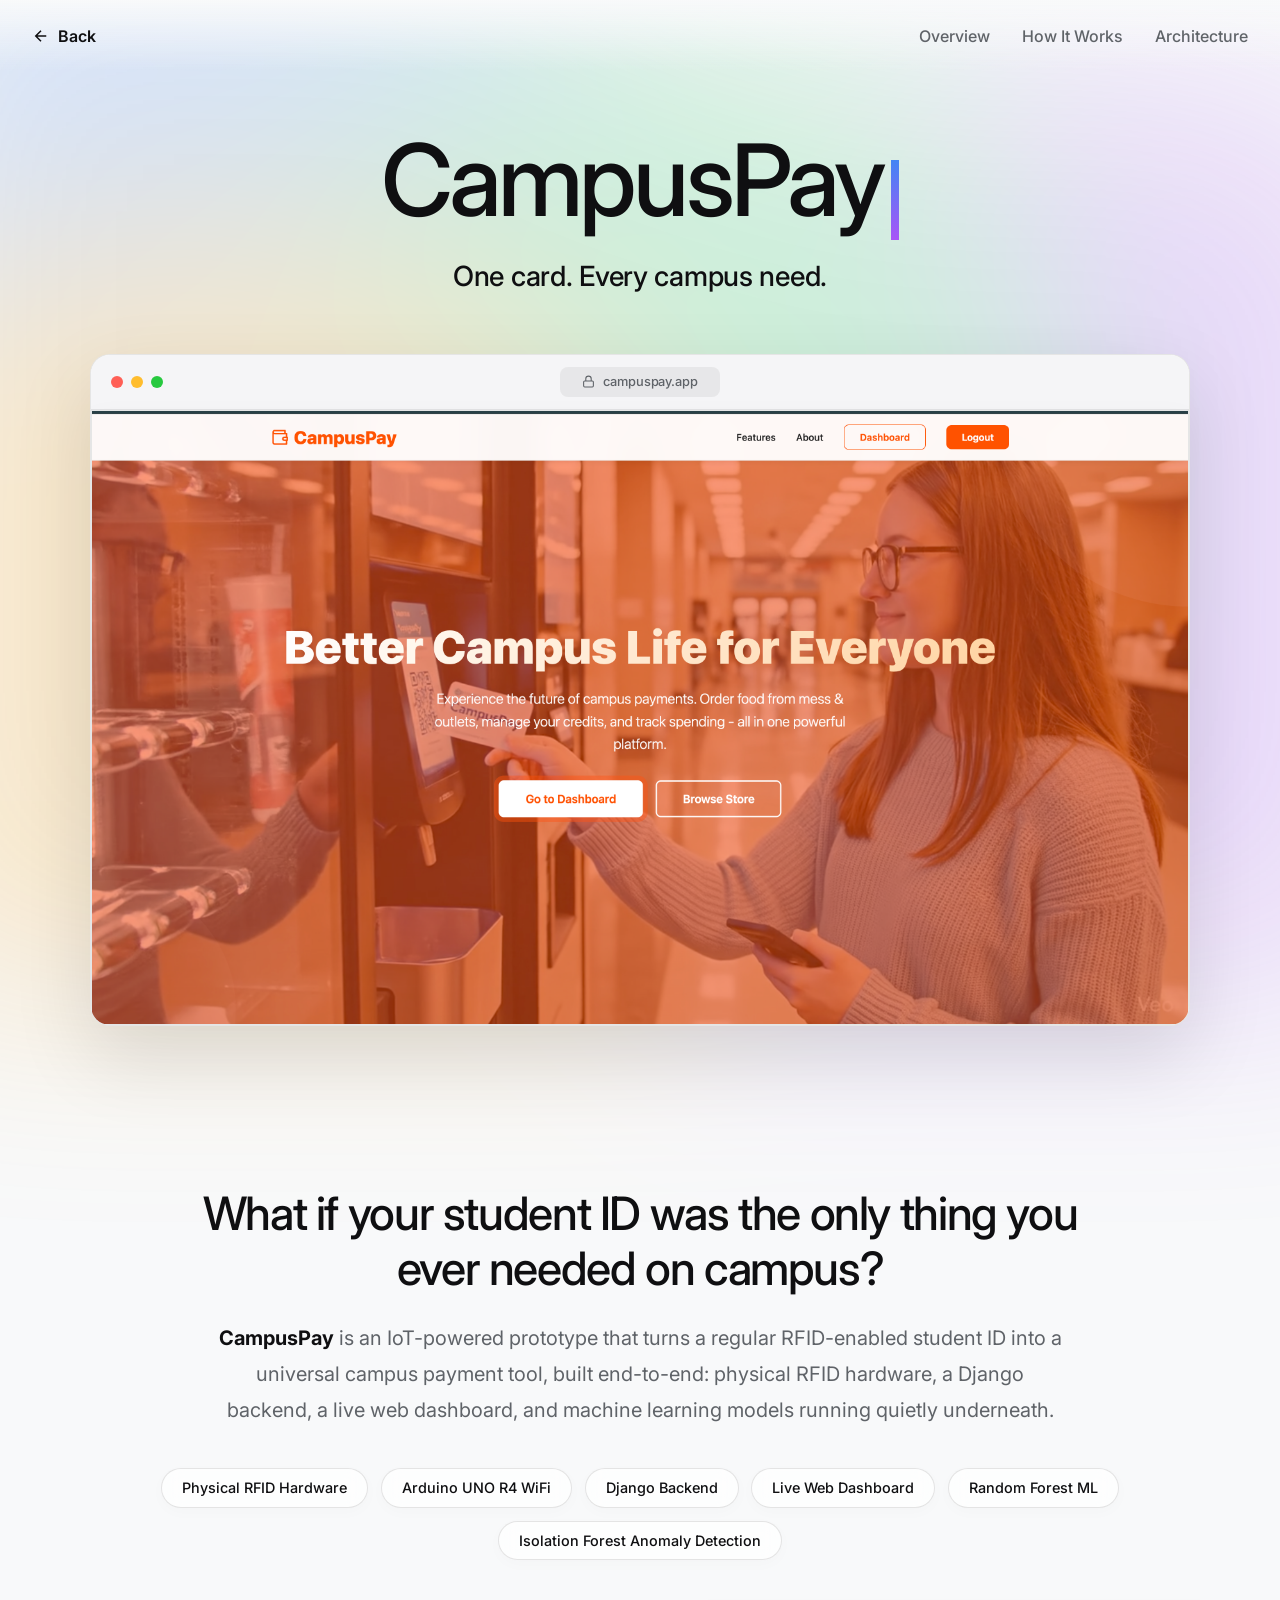
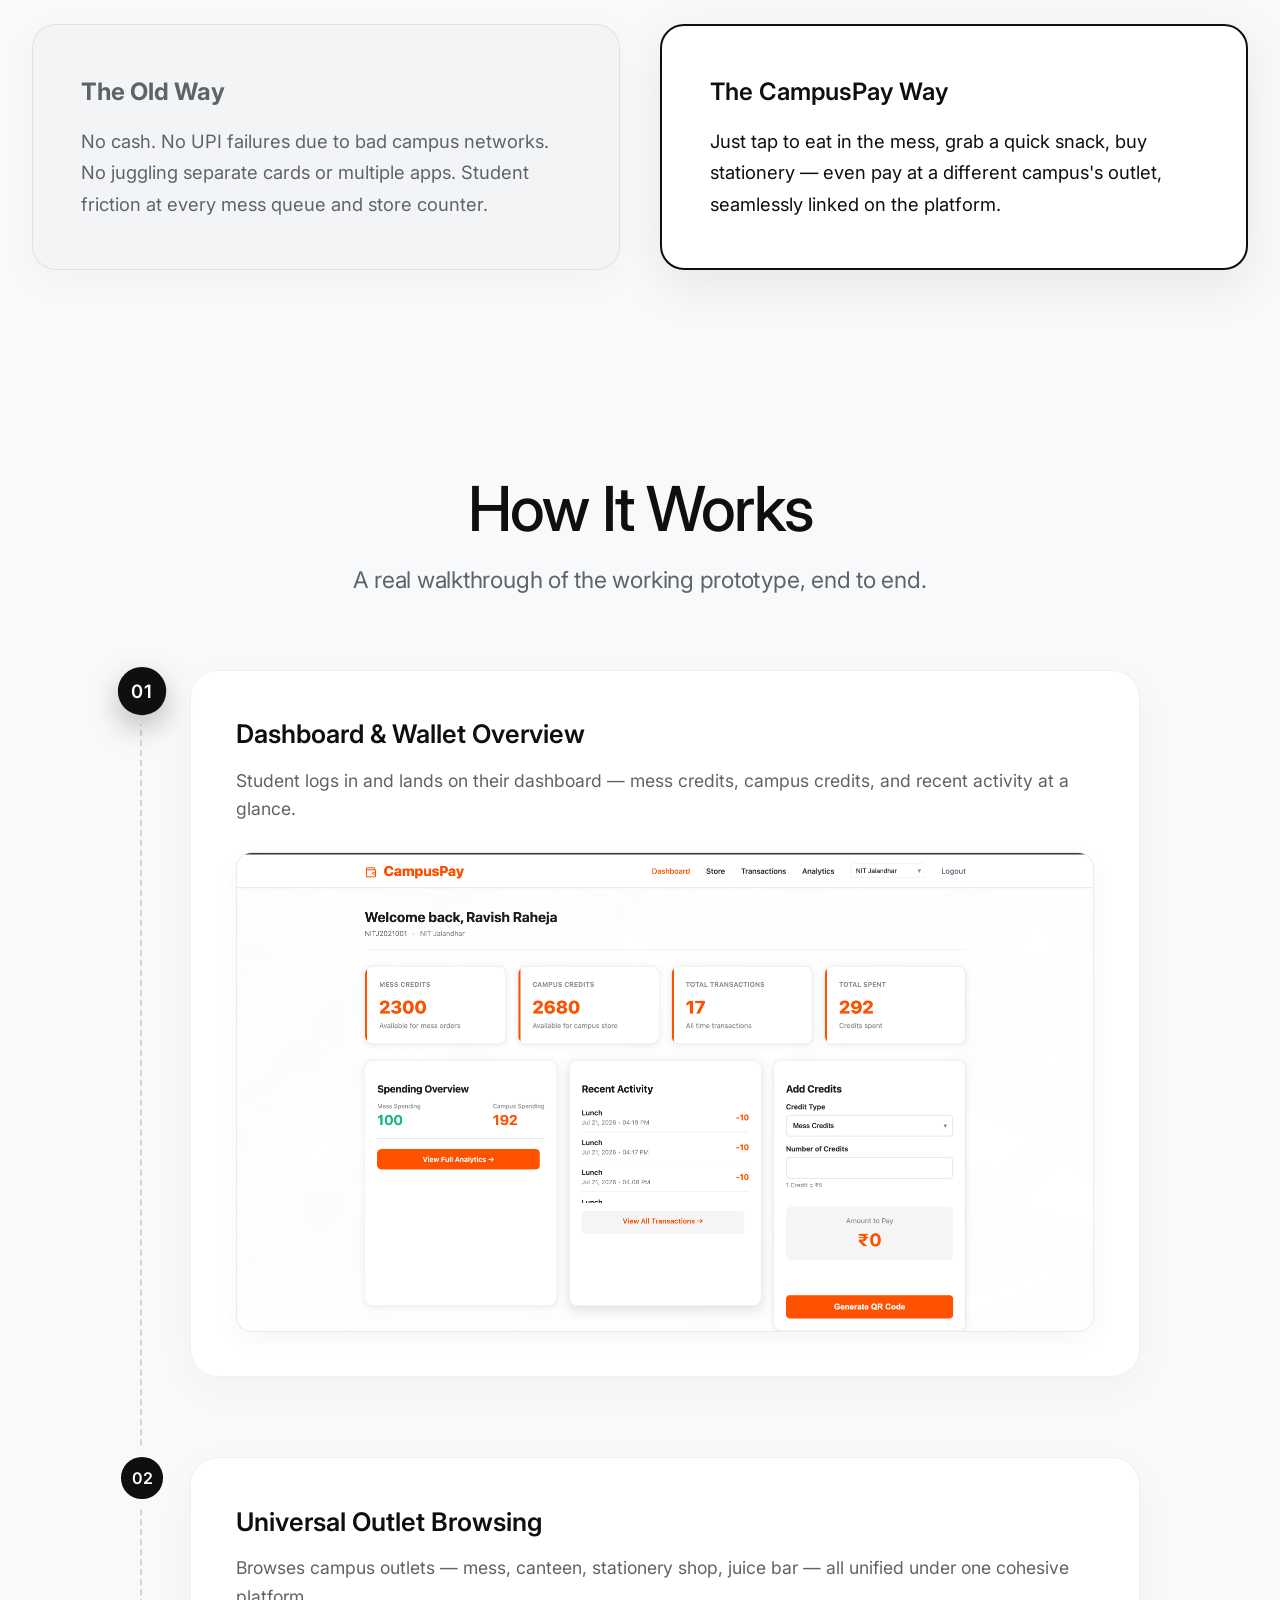
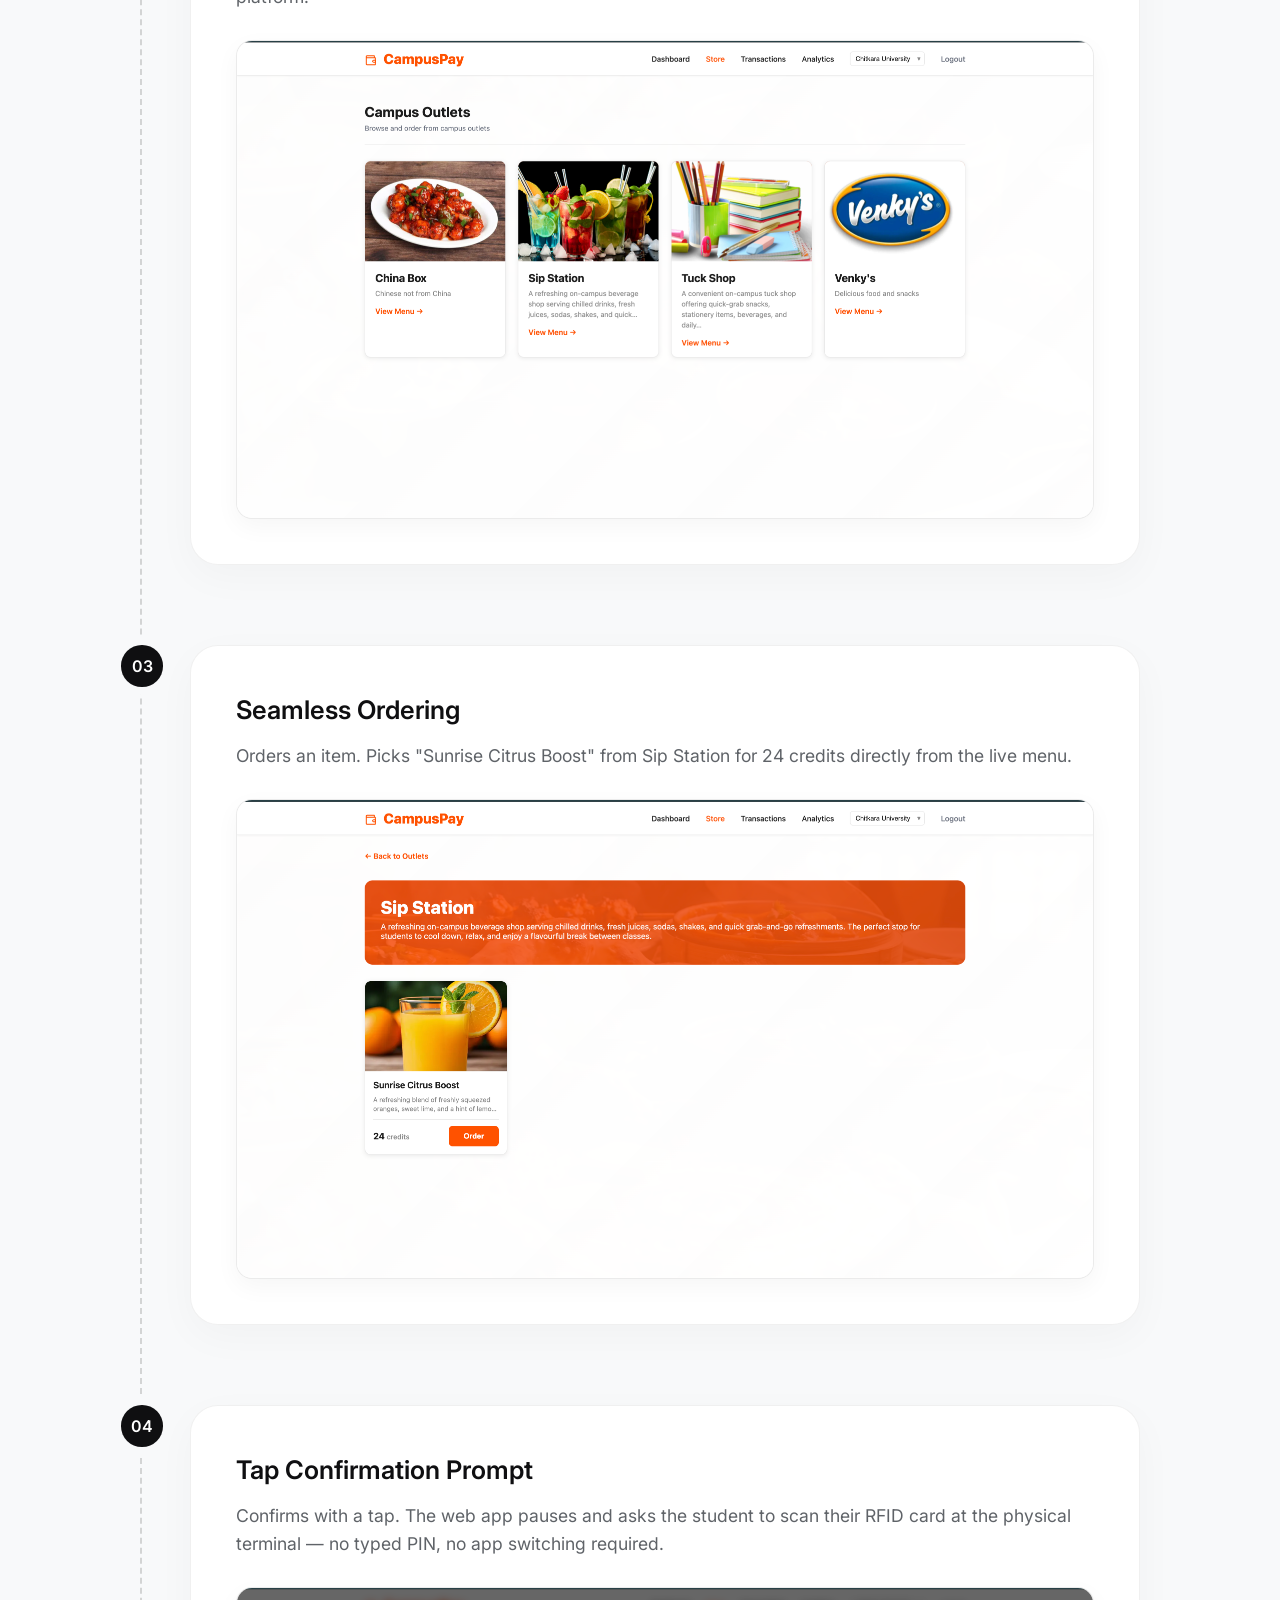
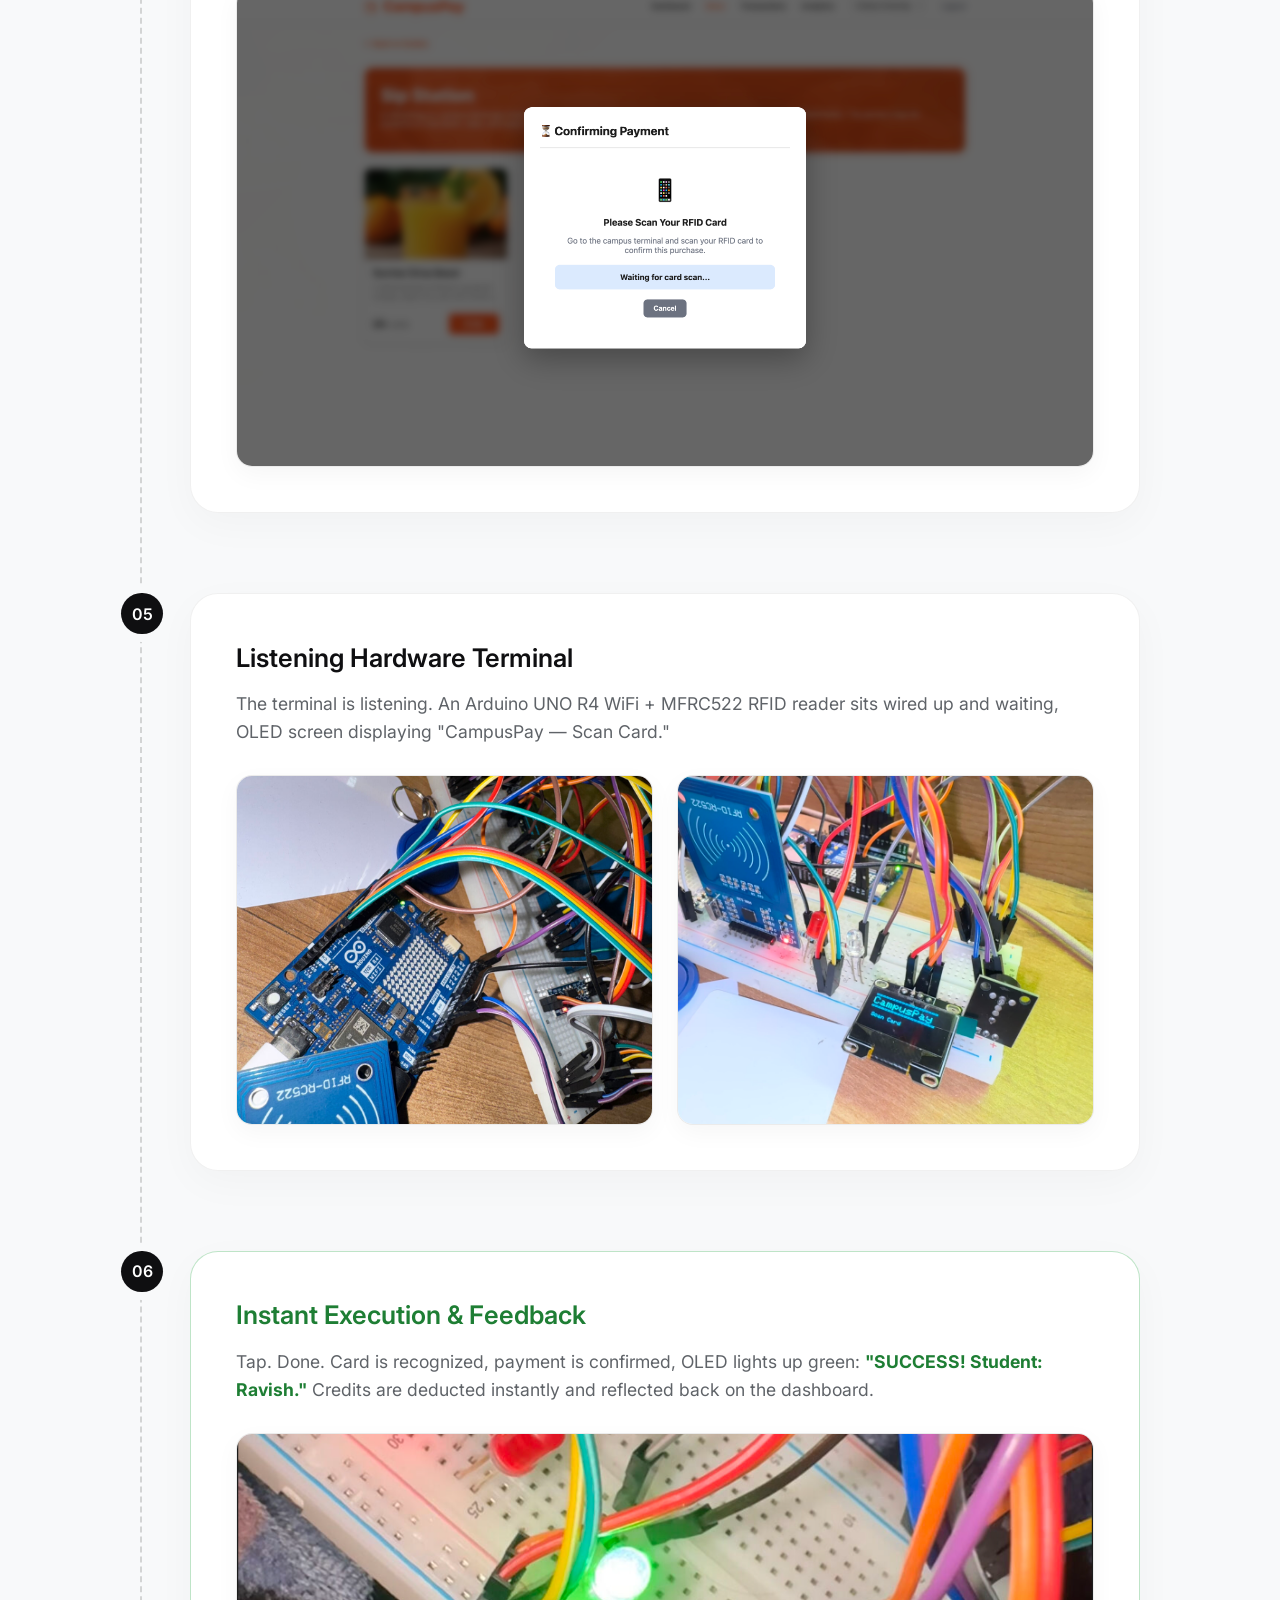
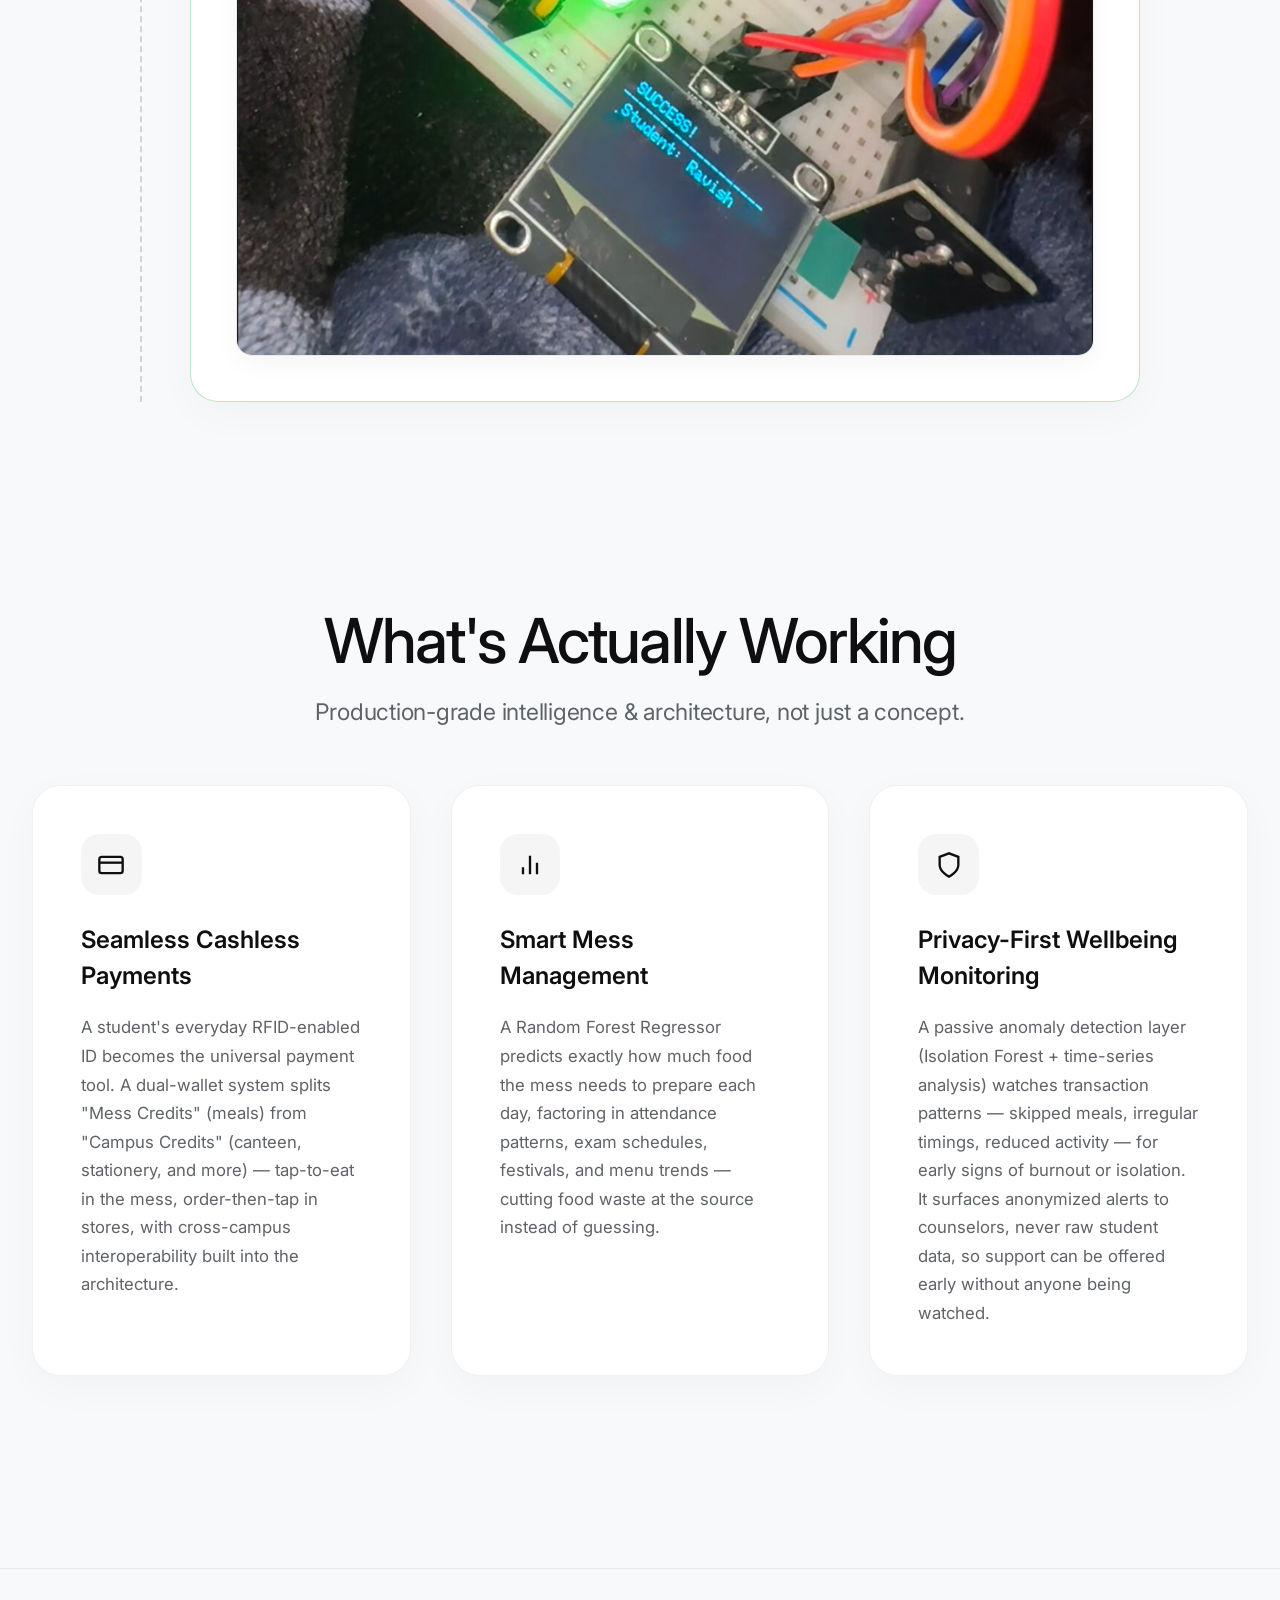
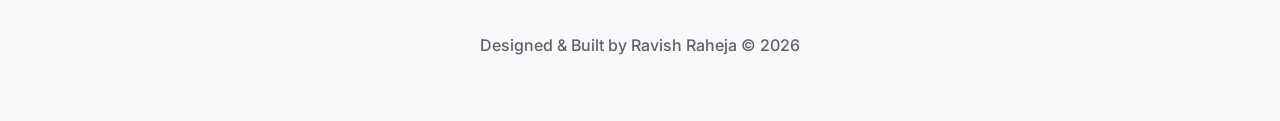
<file: campuspay.html>
<!DOCTYPE html>
<html lang="en">

<head>
  <meta charset="UTF-8">
  <meta name="viewport" content="width=device-width, initial-scale=1.0">
  <title>CampusPay | Ravish Raheja</title>
  <meta name="description" content="CampusPay — One card. Every campus need. An IoT-powered universal campus payment tool built end-to-end.">
  <link rel="stylesheet" href="index.css">
</head>

<body>
  <!-- Canvas Background for { } Particles -->
  <canvas id="particleCanvas"></canvas>

  <!-- Sticky Navigation -->
  <nav class="sticky-nav">
    <div class="nav-links" style="justify-content: space-between; width: 100%; align-items: center;">
      <a href="index.html" class="nav-link" style="display: flex; align-items: center; gap: 0.5rem; font-weight: 600; color: var(--text-dark);">
        <svg width="18" height="18" viewBox="0 0 24 24" fill="none" stroke="currentColor" stroke-width="2"><path d="M19 12H5M12 19l-7-7 7-7"/></svg>
        Back
      </a>
      <div style="display: flex; gap: 2rem;">
        <a href="#overview" class="nav-link">Overview</a>
        <a href="#how-it-works" class="nav-link">How It Works</a>
        <a href="#architecture" class="nav-link">Architecture</a>
      </div>
    </div>
  </nav>

  <main>
    <!-- HERO SECTION -->
    <section class="cp-hero container animate-up">
      <h1 class="huge-title" style="font-size: clamp(2.9rem, 7.8vw, 6.375rem); margin-bottom: 0.5rem;">CampusPay<span class="gradient-cursor active"></span></h1>
      <p class="subtitle" style="font-size: clamp(1.25rem, 2.4vw, 1.7375rem); font-weight: 500; color: var(--text-dark);">One card. Every campus need.</p>
      
      <div class="cp-hero-mockup animate-up">
        <div class="cp-browser-bar">
          <div class="cp-traffic-lights">
            <span style="background: #ff5f56;"></span>
            <span style="background: #ffbd2e;"></span>
            <span style="background: #27c93f;"></span>
          </div>
          <div class="cp-address-bar">
            <svg width="13" height="13" viewBox="0 0 24 24" fill="none" stroke="currentColor" stroke-width="2"><rect x="3" y="11" width="18" height="11" rx="2" ry="2"/><path d="M7 11V7a5 5 0 0 1 10 0v4"/></svg>
            campuspay.app
          </div>
          <div style="width: 60px;"></div>
        </div>
        <div class="cp-img-wrapper" style="min-height: 400px;">
          <img src="assets/campuspay/01-landing-hero.jpg" alt="CampusPay Landing Hero">
        </div>
      </div>
    </section>

    <!-- PITCH / OVERVIEW SECTION -->
    <section id="overview" class="container section-padding animate-up">
      <div style="text-align: center; max-width: 950px; margin: 0 auto;">
        <h2 class="section-heading" style="font-size: clamp(1.9rem, 3.8vw, 2.875rem); line-height: 1.2; margin-bottom: 1.5rem;">
          What if your student ID was the only thing you ever needed on campus?
        </h2>
        <p style="font-size: 1.25rem; color: var(--text-muted); line-height: 1.8; max-width: 850px; margin: 0 auto;">
          <strong style="color: var(--text-dark);">CampusPay</strong> is an IoT-powered prototype that turns a regular RFID-enabled student ID into a universal campus payment tool, built end-to-end: physical RFID hardware, a Django backend, a live web dashboard, and machine learning models running quietly underneath.
        </p>
      </div>

      <div class="cp-tech-stack" style="margin-top: 2.5rem; margin-bottom: 4rem;">
        <span class="cp-tech-pill">Physical RFID Hardware</span>
        <span class="cp-tech-pill">Arduino UNO R4 WiFi</span>
        <span class="cp-tech-pill">Django Backend</span>
        <span class="cp-tech-pill">Live Web Dashboard</span>
        <span class="cp-tech-pill">Random Forest ML</span>
        <span class="cp-tech-pill">Isolation Forest Anomaly Detection</span>
      </div>

      <div class="cp-pitch-grid" style="margin-top: 0;">
        <div class="cp-pitch-card" style="background: rgba(0,0,0,0.02); border-color: rgba(0,0,0,0.08);">
          <h3 style="font-size: 1.5rem; margin-bottom: 1rem; color: var(--text-muted);">The Old Way</h3>
          <p style="font-size: 1.15rem; color: var(--text-muted); line-height: 1.7;">
            No cash. No UPI failures due to bad campus networks. No juggling separate cards or multiple apps. Student friction at every mess queue and store counter.
          </p>
        </div>
        <div class="cp-pitch-card" style="border: 2px solid var(--text-dark); box-shadow: 0 15px 50px rgba(0,0,0,0.08);">
          <h3 style="font-size: 1.5rem; margin-bottom: 1rem; color: var(--text-dark); font-weight: 600;">The CampusPay Way</h3>
          <p style="font-size: 1.15rem; color: var(--text-dark); line-height: 1.7;">
            Just tap to eat in the mess, grab a quick snack, buy stationery — even pay at a different campus's outlet, seamlessly linked on the platform.
          </p>
        </div>
      </div>
    </section>

    <!-- HOW IT WORKS SECTION -->
    <section id="how-it-works" class="container section-padding">
      <div style="text-align: center; max-width: 800px; margin: 0 auto; margin-bottom: 2rem;">
        <h2 class="section-heading" style="font-size: clamp(2.375rem, 5.8vw, 3.875rem); margin-bottom: 0.5rem;">How It Works</h2>
        <p class="subtitle" style="font-size: clamp(1.05rem, 1.9vw, 1.4375rem);">A real walkthrough of the working prototype, end to end.</p>
      </div>

      <div class="cp-timeline">
        <!-- Step 1 -->
        <div class="cp-step animate-up">
          <div class="cp-step-number">01</div>
          <div class="cp-step-content">
            <h3 style="font-size: 1.6rem; margin-bottom: 0.8rem; font-weight: 600;">Dashboard & Wallet Overview</h3>
            <p style="color: var(--text-muted); font-size: 1.1rem; margin-bottom: 1.8rem; line-height: 1.6;">
              Student logs in and lands on their dashboard — mess credits, campus credits, and recent activity at a glance.
            </p>
            <div class="cp-img-wrapper" style="border-radius: 16px;">
              <img src="assets/campuspay/02-dashboard.jpg" alt="Student Dashboard">
            </div>
          </div>
        </div>

        <!-- Step 2 -->
        <div class="cp-step animate-up">
          <div class="cp-step-number">02</div>
          <div class="cp-step-content">
            <h3 style="font-size: 1.6rem; margin-bottom: 0.8rem; font-weight: 600;">Universal Outlet Browsing</h3>
            <p style="color: var(--text-muted); font-size: 1.1rem; margin-bottom: 1.8rem; line-height: 1.6;">
              Browses campus outlets — mess, canteen, stationery shop, juice bar — all unified under one cohesive platform.
            </p>
            <div class="cp-img-wrapper" style="border-radius: 16px;">
              <img src="assets/campuspay/03-store-outlets.jpg" alt="Store Outlets">
            </div>
          </div>
        </div>

        <!-- Step 3 -->
        <div class="cp-step animate-up">
          <div class="cp-step-number">03</div>
          <div class="cp-step-content">
            <h3 style="font-size: 1.6rem; margin-bottom: 0.8rem; font-weight: 600;">Seamless Ordering</h3>
            <p style="color: var(--text-muted); font-size: 1.1rem; margin-bottom: 1.8rem; line-height: 1.6;">
              Orders an item. Picks "Sunrise Citrus Boost" from Sip Station for 24 credits directly from the live menu.
            </p>
            <div class="cp-img-wrapper" style="border-radius: 16px;">
              <img src="assets/campuspay/04-outlet-menu.jpg" alt="Outlet Menu">
            </div>
          </div>
        </div>

        <!-- Step 4 -->
        <div class="cp-step animate-up">
          <div class="cp-step-number">04</div>
          <div class="cp-step-content">
            <h3 style="font-size: 1.6rem; margin-bottom: 0.8rem; font-weight: 600;">Tap Confirmation Prompt</h3>
            <p style="color: var(--text-muted); font-size: 1.1rem; margin-bottom: 1.8rem; line-height: 1.6;">
              Confirms with a tap. The web app pauses and asks the student to scan their RFID card at the physical terminal — no typed PIN, no app switching required.
            </p>
            <div class="cp-img-wrapper" style="border-radius: 16px;">
              <img src="assets/campuspay/07-payment-modal.jpg" alt="Payment Confirmation Modal">
            </div>
          </div>
        </div>

        <!-- Step 5 -->
        <div class="cp-step animate-up">
          <div class="cp-step-number">05</div>
          <div class="cp-step-content">
            <h3 style="font-size: 1.6rem; margin-bottom: 0.8rem; font-weight: 600;">Listening Hardware Terminal</h3>
            <p style="color: var(--text-muted); font-size: 1.1rem; margin-bottom: 1.8rem; line-height: 1.6;">
              The terminal is listening. An Arduino UNO R4 WiFi + MFRC522 RFID reader sits wired up and waiting, OLED screen displaying "CampusPay — Scan Card."
            </p>
            <div class="cp-dual-img-grid">
              <div class="cp-img-wrapper" style="border-radius: 16px;">
                <img src="assets/campuspay/05-rfid-circuit-wide.jpg" alt="RFID Circuit Wide View">
              </div>
              <div class="cp-img-wrapper" style="border-radius: 16px;">
                <img src="assets/campuspay/06-rfid-circuit-oled.jpg" alt="RFID Circuit OLED Display">
              </div>
            </div>
          </div>
        </div>

        <!-- Step 6 -->
        <div class="cp-step animate-up">
          <div class="cp-step-number">06</div>
          <div class="cp-step-content" style="border-color: rgba(40, 167, 69, 0.3);">
            <h3 style="font-size: 1.6rem; margin-bottom: 0.8rem; font-weight: 600; color: #1e7e34;">Instant Execution & Feedback</h3>
            <p style="color: var(--text-muted); font-size: 1.1rem; margin-bottom: 1.8rem; line-height: 1.6;">
              Tap. Done. Card is recognized, payment is confirmed, OLED lights up green: <strong style="color: #1e7e34;">"SUCCESS! Student: Ravish."</strong> Credits are deducted instantly and reflected back on the dashboard.
            </p>
            <div class="cp-img-wrapper" style="border-radius: 16px;">
              <img src="assets/campuspay/08-rfid-success.jpg" alt="RFID Success Confirmation">
            </div>
          </div>
        </div>
      </div>
    </section>

    <!-- FEATURE PILLARS SECTION -->
    <section id="architecture" class="container section-padding" style="margin-bottom: 6rem;">
      <div style="text-align: center; max-width: 800px; margin: 0 auto; margin-bottom: 1rem;">
        <h2 class="section-heading" style="font-size: clamp(2.375rem, 5.8vw, 3.875rem); margin-bottom: 0.5rem;">What's Actually Working</h2>
        <p class="subtitle" style="font-size: clamp(1.05rem, 1.9vw, 1.4375rem);">Production-grade intelligence & architecture, not just a concept.</p>
      </div>

      <div class="cp-pillars-grid">
        <!-- Pillar 1 -->
        <div class="cp-pillar-card animate-up">
          <div class="cp-pillar-icon">
            <svg width="28" height="28" viewBox="0 0 24 24" fill="none" stroke="currentColor" stroke-width="2">
              <rect x="2" y="5" width="20" height="14" rx="2" />
              <line x1="2" y1="10" x2="22" y2="10" />
            </svg>
          </div>
          <h3 style="font-size: 1.5rem; font-weight: 600; color: var(--text-dark);">Seamless Cashless Payments</h3>
          <p style="color: var(--text-muted); font-size: 1.05rem; line-height: 1.7; margin: 0;">
            A student's everyday RFID-enabled ID becomes the universal payment tool. A dual-wallet system splits "Mess Credits" (meals) from "Campus Credits" (canteen, stationery, and more) — tap-to-eat in the mess, order-then-tap in stores, with cross-campus interoperability built into the architecture.
          </p>
        </div>

        <!-- Pillar 2 -->
        <div class="cp-pillar-card animate-up">
          <div class="cp-pillar-icon">
            <svg width="28" height="28" viewBox="0 0 24 24" fill="none" stroke="currentColor" stroke-width="2">
              <path d="M18 20V10M12 20V4M6 20v-6" />
            </svg>
          </div>
          <h3 style="font-size: 1.5rem; font-weight: 600; color: var(--text-dark);">Smart Mess Management</h3>
          <p style="color: var(--text-muted); font-size: 1.05rem; line-height: 1.7; margin: 0;">
            A Random Forest Regressor predicts exactly how much food the mess needs to prepare each day, factoring in attendance patterns, exam schedules, festivals, and menu trends — cutting food waste at the source instead of guessing.
          </p>
        </div>

        <!-- Pillar 3 -->
        <div class="cp-pillar-card animate-up">
          <div class="cp-pillar-icon">
            <svg width="28" height="28" viewBox="0 0 24 24" fill="none" stroke="currentColor" stroke-width="2">
              <path d="M12 22s8-4 8-10V5l-8-3-8 3v7c0 6 8 10 8 10z" />
            </svg>
          </div>
          <h3 style="font-size: 1.5rem; font-weight: 600; color: var(--text-dark);">Privacy-First Wellbeing Monitoring</h3>
          <p style="color: var(--text-muted); font-size: 1.05rem; line-height: 1.7; margin: 0;">
            A passive anomaly detection layer (Isolation Forest + time-series analysis) watches transaction patterns — skipped meals, irregular timings, reduced activity — for early signs of burnout or isolation. It surfaces anonymized alerts to counselors, never raw student data, so support can be offered early without anyone being watched.
          </p>
        </div>
      </div>
    </section>
  </main>

  <!-- Image Modal (LightBox) -->
  <div id="imageModal" class="image-modal">
    <span class="close-modal">&times;</span>
    <img class="modal-content" id="modalImage" alt="Zoomed View">
  </div>

  <footer style="text-align: center; padding: 4rem 2rem; border-top: 1px solid rgba(0,0,0,0.05); color: var(--text-muted);">
    <p style="font-weight: 500;">Designed & Built by Ravish Raheja © 2026</p>
  </footer>

  <script src="script.js"></script>
</body>

</html>
</file>
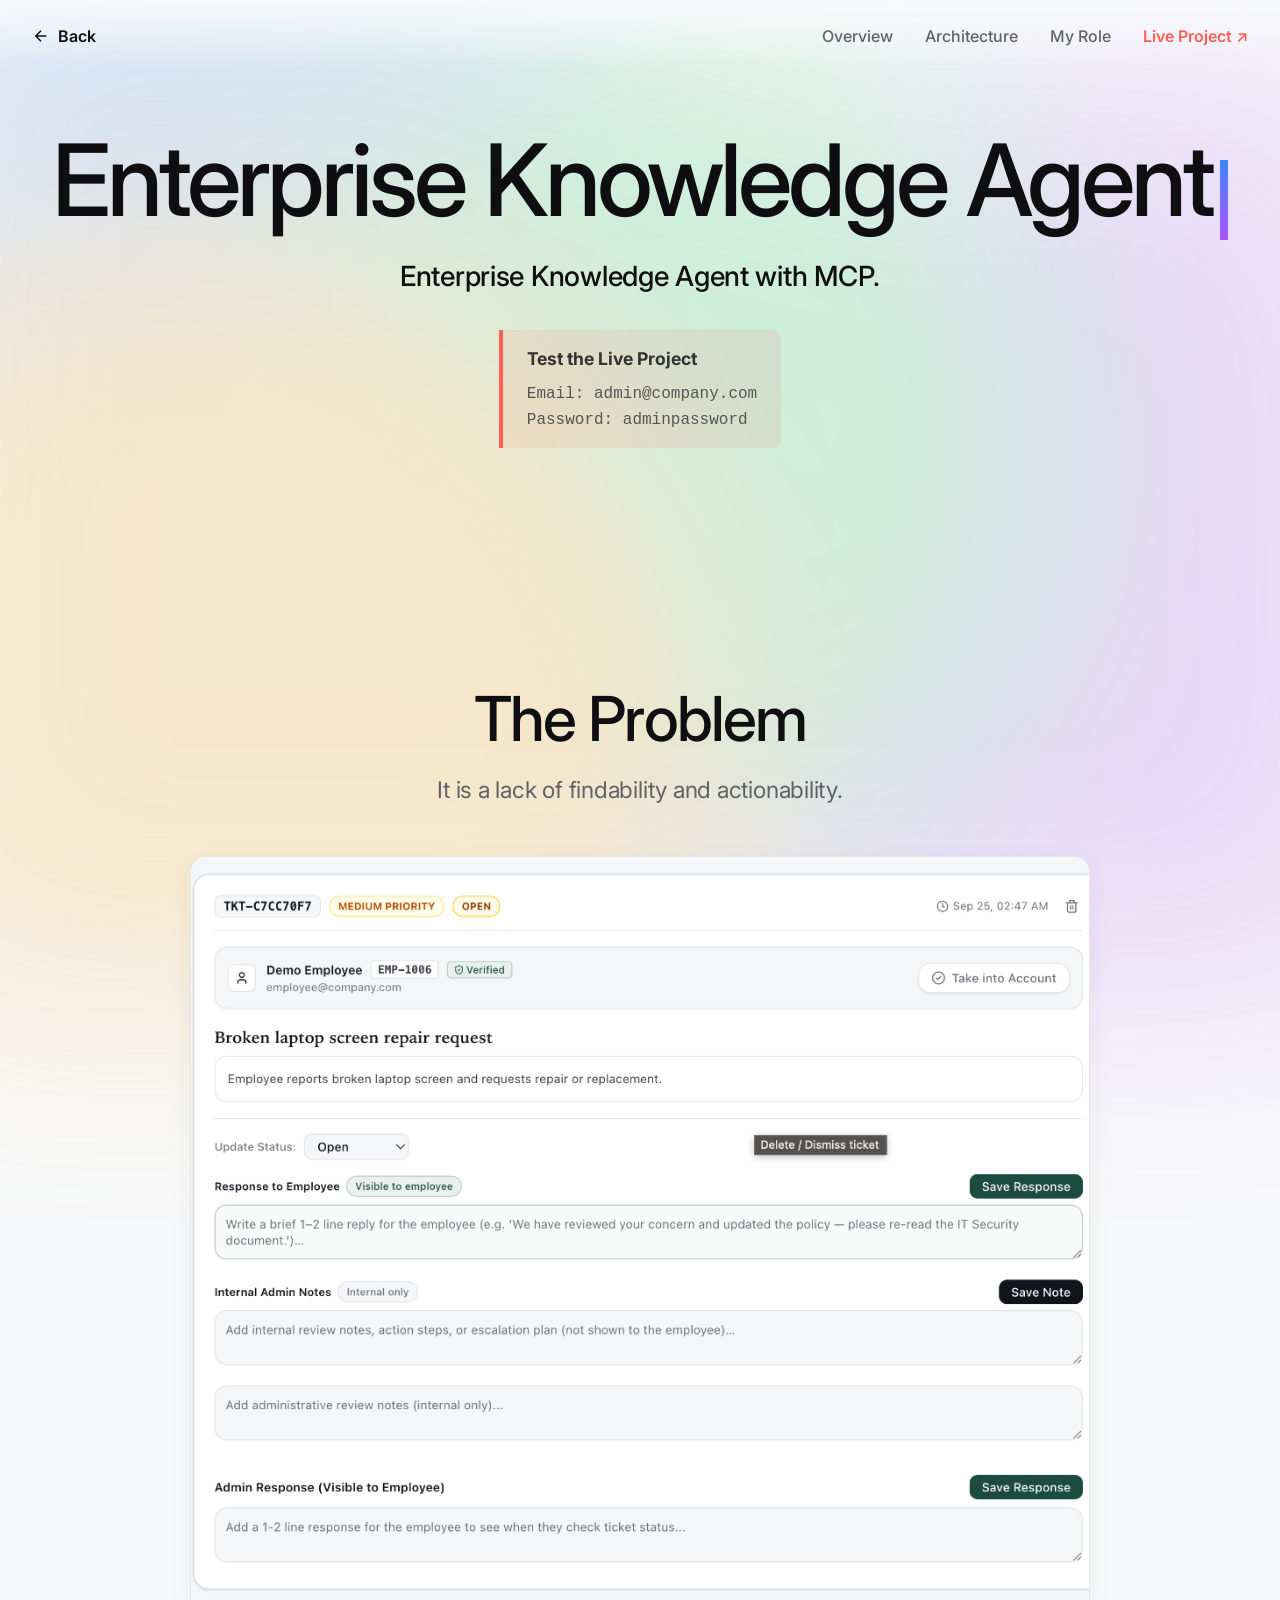
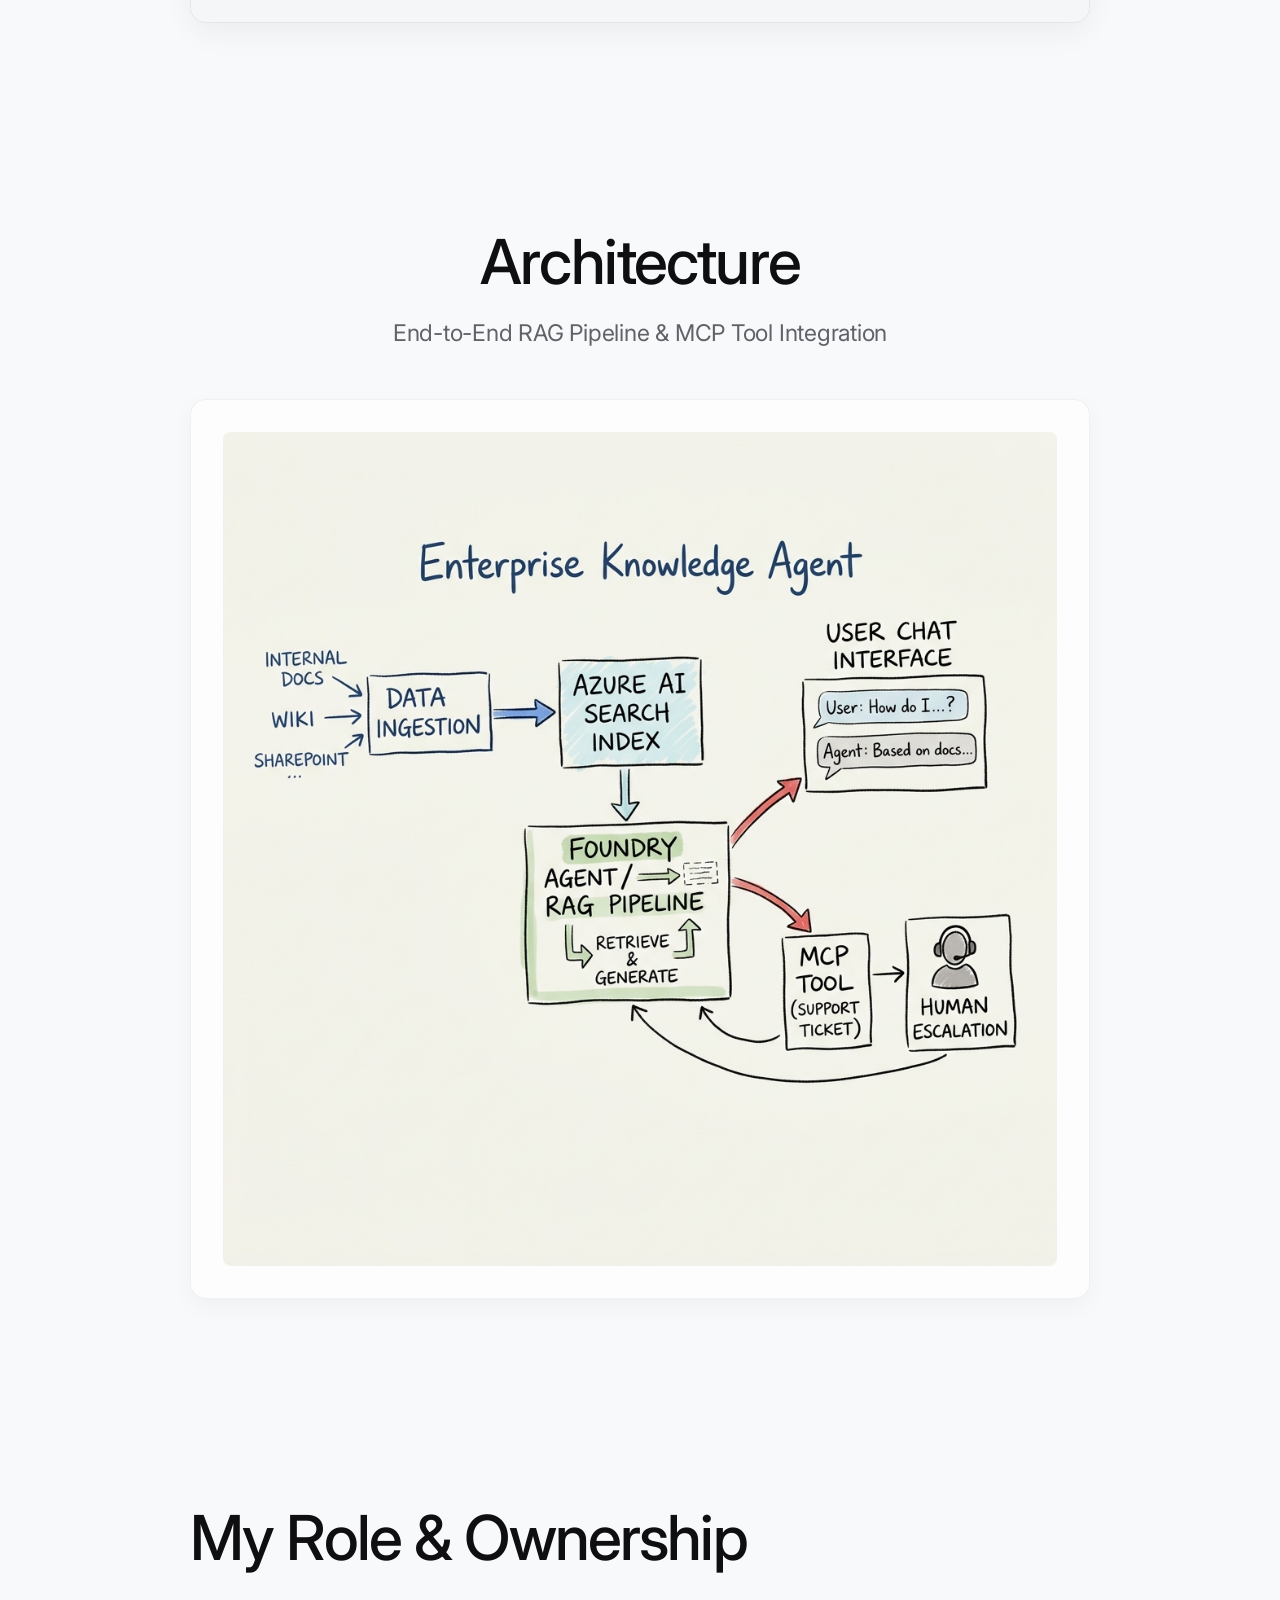
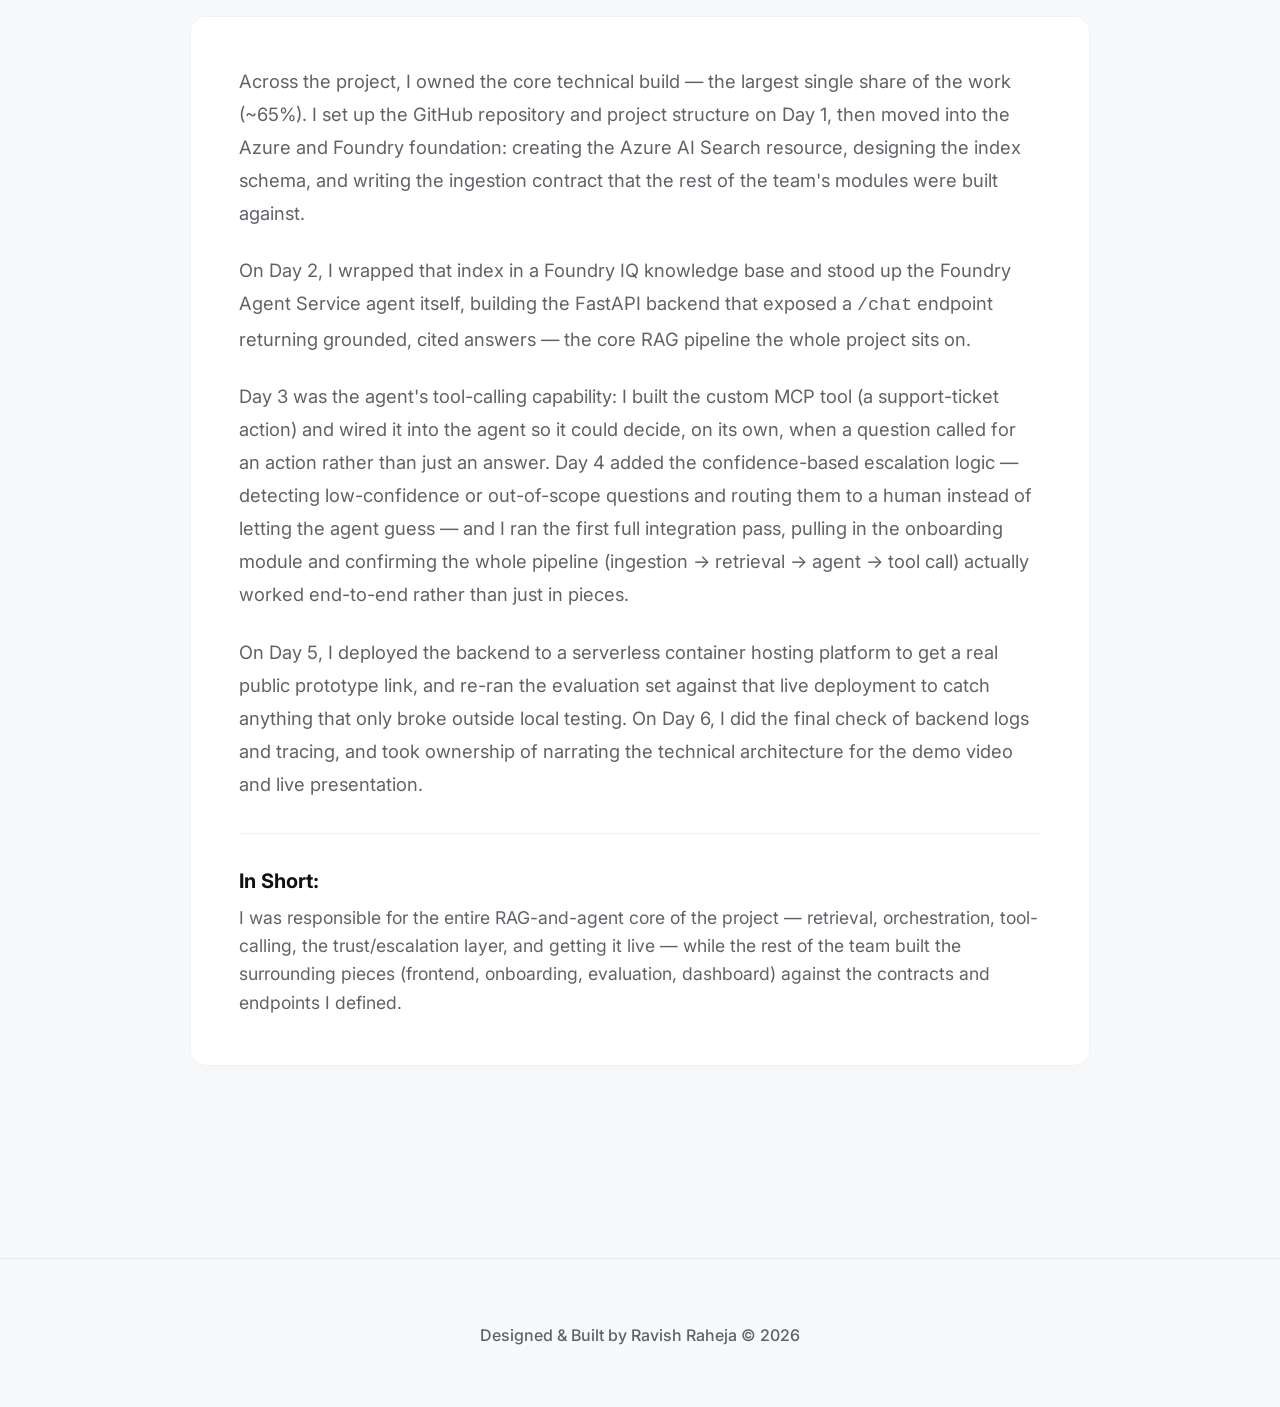
<file: enterprise-knowledge-agent.html>
<!DOCTYPE html>
<html lang="en">

<head>
  <meta charset="UTF-8">
  <meta name="viewport" content="width=device-width, initial-scale=1.0">
  <title>Enterprise Knowledge Agent | Ravish Raheja</title>
  <meta name="description" content="An enterprise-grade Knowledge Agent built with Azure AI Foundry and MCP.">
  <link rel="stylesheet" href="index.css">
</head>

<body>
  <!-- Canvas Background for { } Particles -->
  <canvas id="particleCanvas"></canvas>

  <!-- Sticky Navigation -->
  <nav class="sticky-nav">
    <div class="nav-links" style="justify-content: space-between; width: 100%; align-items: center;">
      <a href="index.html" class="nav-link" style="display: flex; align-items: center; gap: 0.5rem; font-weight: 600; color: var(--text-dark);">
        <svg width="18" height="18" viewBox="0 0 24 24" fill="none" stroke="currentColor" stroke-width="2"><path d="M19 12H5M12 19l-7-7 7-7"/></svg>
        Back
      </a>
      <div style="display: flex; gap: 2rem;">
        <a href="#overview" class="nav-link">Overview</a>
        <a href="#architecture" class="nav-link">Architecture</a>
        <a href="#ownership" class="nav-link">My Role</a>
        <a href="https://mango-grass-0e6ca9200.1.azurestaticapps.net" target="_blank" class="nav-link" style="color: #ff5f56; font-weight: 600;">Live Project ↗</a>
      </div>
    </div>
  </nav>

  <main>
    <!-- HERO SECTION -->
    <section class="cp-hero container animate-up">
      <h1 class="huge-title" style="font-size: clamp(2.9rem, 7.8vw, 6.375rem); margin-bottom: 0.5rem;">Enterprise Knowledge Agent<span class="gradient-cursor active"></span></h1>
      <p class="subtitle" style="font-size: clamp(1.25rem, 2.4vw, 1.7375rem); font-weight: 500; color: var(--text-dark);">Enterprise Knowledge Agent with MCP.</p>
      
      <!-- Login Credentials Alert -->
      <div style="background: rgba(255, 95, 86, 0.1); border-left: 4px solid #ff5f56; padding: 1rem 1.5rem; margin-top: 2rem; border-radius: 0 8px 8px 0; display: inline-block; text-align: left;">
        <strong style="display: block; font-size: 1.1rem; color: #333; margin-bottom: 0.5rem;">Test the Live Project</strong>
        <span style="font-family: monospace; font-size: 1rem; color: #555;">Email: admin@company.com<br>Password: adminpassword</span>
      </div>

    </section>

    <!-- OVERVIEW / PROBLEM STATEMENT -->
    <section id="overview" class="container section-padding" style="margin-top: 4rem;">
      <div style="text-align: center; max-width: 800px; margin: 0 auto; margin-bottom: 3rem;">
        <h2 class="section-heading" style="font-size: clamp(2.375rem, 5.8vw, 3.875rem); margin-bottom: 0.5rem;">The Problem</h2>
        <p class="subtitle" style="font-size: clamp(1.05rem, 1.9vw, 1.4375rem);">It is a lack of findability and actionability.</p>
      </div>

      <div class="cp-img-wrapper animate-up" style="border-radius: 16px; margin: 0 auto; max-width: 900px; box-shadow: 0 10px 30px rgba(0,0,0,0.05);">
        <img src="assets/enterprise-knowledge-agent/problem.png" alt="The problem is not a lack of information. It is a lack of findability and actionability." />
      </div>
    </section>

    <!-- ARCHITECTURE DIAGRAM -->
    <section id="architecture" class="container section-padding">
      <div style="text-align: center; max-width: 800px; margin: 0 auto; margin-bottom: 3rem;">
        <h2 class="section-heading" style="font-size: clamp(2.375rem, 5.8vw, 3.875rem); margin-bottom: 0.5rem;">Architecture</h2>
        <p class="subtitle" style="font-size: clamp(1.05rem, 1.9vw, 1.4375rem);">End-to-End RAG Pipeline & MCP Tool Integration</p>
      </div>

      <div class="cp-img-wrapper animate-up" style="border-radius: 16px; margin: 0 auto; max-width: 900px; background: #fdfdfd; padding: 2rem; border: 1px solid rgba(0,0,0,0.05);">
        <img src="assets/enterprise-knowledge-agent/architecture.jpg" alt="Hand-drawn Architecture Diagram" style="width: 100%; border-radius: 8px;" />
      </div>
    </section>

    <!-- OWNERSHIP & IMPACT -->
    <section id="ownership" class="container section-padding" style="margin-bottom: 6rem;">
      <div style="max-width: 900px; margin: 0 auto;">
        <h2 class="section-heading" style="font-size: clamp(2.375rem, 5.8vw, 3.875rem); margin-bottom: 2rem;">My Role & Ownership</h2>
        
        <div class="animate-up" style="background: white; border-radius: 16px; padding: 3rem; border: 1px solid rgba(0,0,0,0.05); box-shadow: 0 4px 20px rgba(0,0,0,0.02);">
          <p style="font-size: 1.15rem; line-height: 1.8; color: var(--text-muted); margin-bottom: 1.5rem;">
            Across the project, I owned the core technical build — the largest single share of the work (~65%). I set up the GitHub repository and project structure on Day 1, then moved into the Azure and Foundry foundation: creating the Azure AI Search resource, designing the index schema, and writing the ingestion contract that the rest of the team's modules were built against.
          </p>
          <p style="font-size: 1.15rem; line-height: 1.8; color: var(--text-muted); margin-bottom: 1.5rem;">
            On Day 2, I wrapped that index in a Foundry IQ knowledge base and stood up the Foundry Agent Service agent itself, building the FastAPI backend that exposed a <code>/chat</code> endpoint returning grounded, cited answers — the core RAG pipeline the whole project sits on.
          </p>
          <p style="font-size: 1.15rem; line-height: 1.8; color: var(--text-muted); margin-bottom: 1.5rem;">
            Day 3 was the agent's tool-calling capability: I built the custom MCP tool (a support-ticket action) and wired it into the agent so it could decide, on its own, when a question called for an action rather than just an answer. Day 4 added the confidence-based escalation logic — detecting low-confidence or out-of-scope questions and routing them to a human instead of letting the agent guess — and I ran the first full integration pass, pulling in the onboarding module and confirming the whole pipeline (ingestion → retrieval → agent → tool call) actually worked end-to-end rather than just in pieces.
          </p>
          <p style="font-size: 1.15rem; line-height: 1.8; color: var(--text-muted); margin-bottom: 1.5rem;">
            On Day 5, I deployed the backend to a serverless container hosting platform to get a real public prototype link, and re-ran the evaluation set against that live deployment to catch anything that only broke outside local testing. On Day 6, I did the final check of backend logs and tracing, and took ownership of narrating the technical architecture for the demo video and live presentation.
          </p>
          <div style="margin-top: 2rem; padding-top: 2rem; border-top: 1px solid rgba(0,0,0,0.05);">
            <strong style="display: block; font-size: 1.25rem; color: #111; margin-bottom: 0.5rem;">In Short:</strong>
            <p style="font-size: 1.1rem; line-height: 1.6; color: var(--text-muted); margin: 0;">
              I was responsible for the entire RAG-and-agent core of the project — retrieval, orchestration, tool-calling, the trust/escalation layer, and getting it live — while the rest of the team built the surrounding pieces (frontend, onboarding, evaluation, dashboard) against the contracts and endpoints I defined.
            </p>
          </div>
        </div>
      </div>
    </section>
  </main>

  <footer style="text-align: center; padding: 4rem 2rem; border-top: 1px solid rgba(0,0,0,0.05); color: var(--text-muted);">
    <p style="font-weight: 500;">Designed & Built by Ravish Raheja © 2026</p>
  </footer>

  <script src="script.js"></script>
</body>
</html>
</file>
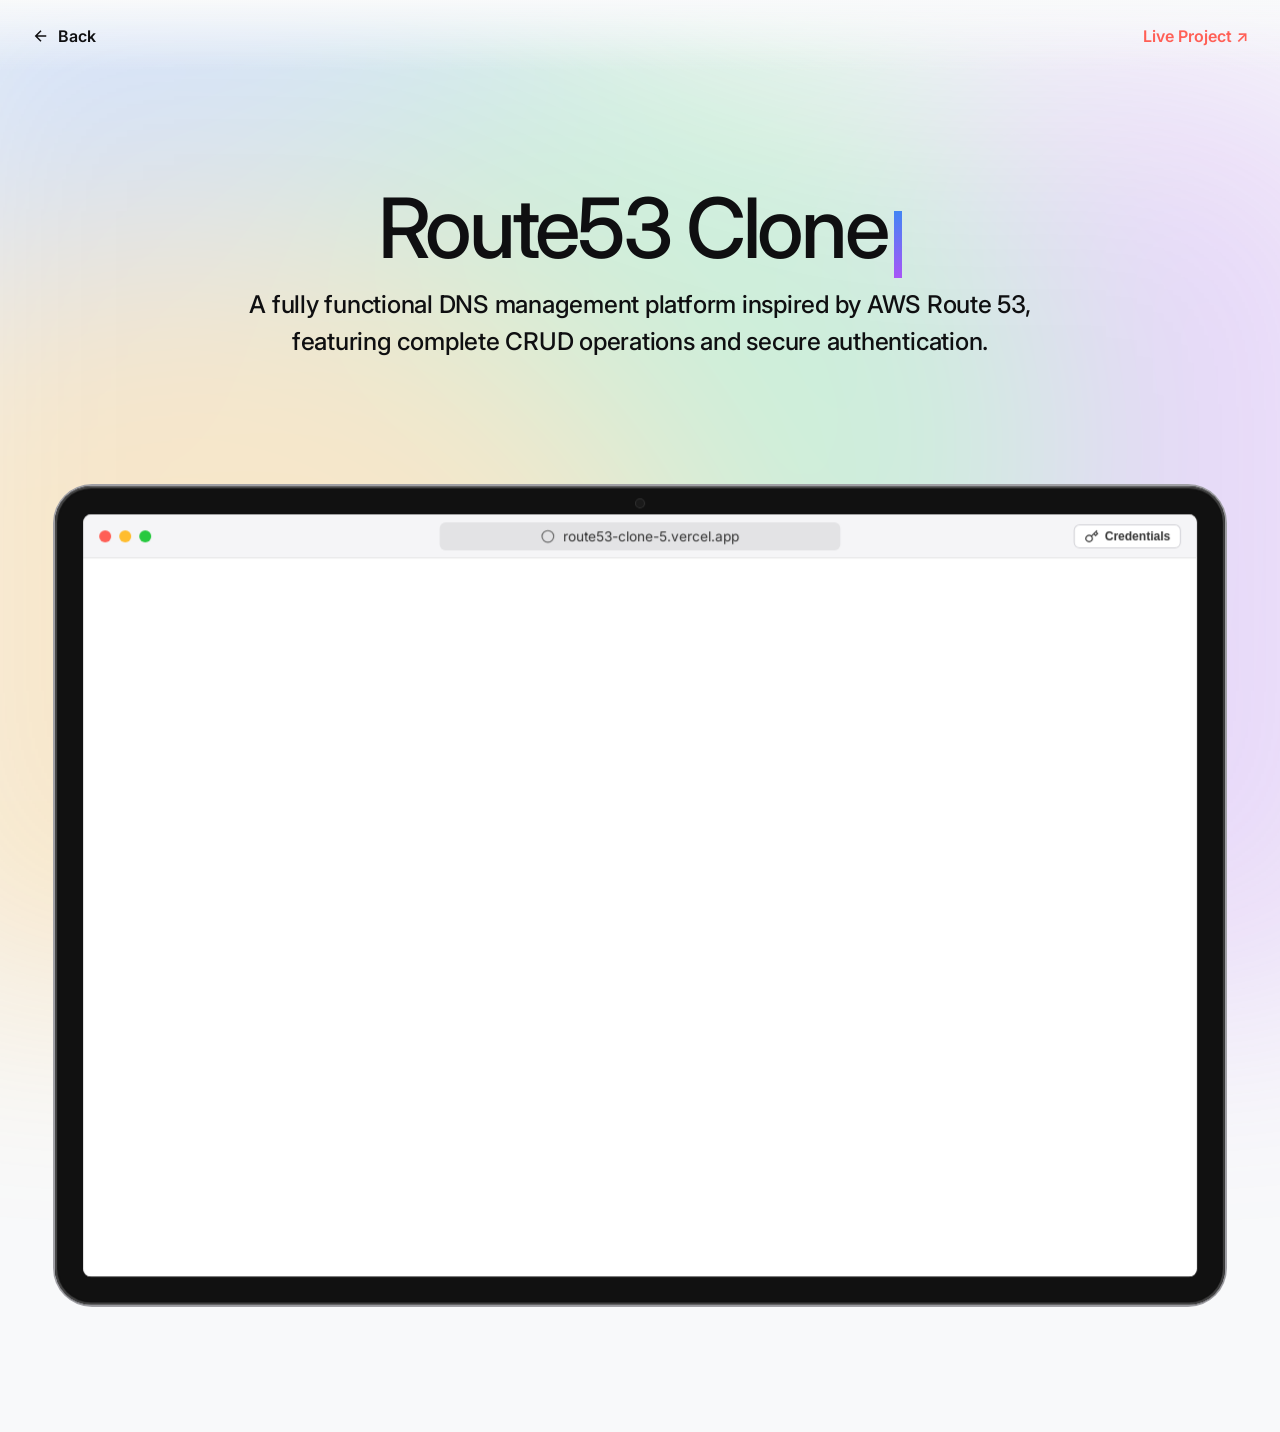
<file: route53.html>
<!DOCTYPE html>
<html lang="en">

<head>
  <meta charset="UTF-8">
  <meta name="viewport" content="width=device-width, initial-scale=1.0">
  <title>Route53 Clone | Ravish Raheja</title>
  <meta name="description" content="AWS Route 53-inspired with full CRUD and authentication.">
  <link rel="stylesheet" href="index.css">
</head>

<body>
  <!-- Canvas Background for particles -->
  <canvas id="particleCanvas"></canvas>

  <!-- Sticky Navigation -->
  <nav class="sticky-nav">
    <div class="nav-links" style="justify-content: space-between; width: 100%; align-items: center;">
      <a href="index.html" class="nav-link" style="display: flex; align-items: center; gap: 0.5rem; font-weight: 600; color: var(--text-dark);">
        <svg width="18" height="18" viewBox="0 0 24 24" fill="none" stroke="currentColor" stroke-width="2"><path d="M19 12H5M12 19l-7-7 7-7"/></svg>
        Back
      </a>
      <div style="display: flex; gap: 2rem;">
        <a href="https://route53-clone-5.vercel.app/" target="_blank" rel="noopener noreferrer" class="nav-link" style="color: #ff5f56; font-weight: 600;">Live Project ↗</a>
      </div>
    </div>
  </nav>

  <main>
    <style>
      .demo-container {
        max-width: 1200px;
        margin: 0 auto;
        padding: 0 1rem 4rem 1rem;
        display: flex;
        flex-direction: column;
        align-items: center;
      }

      /* 3D Interactive Scene */
      .scene {
        width: 100%;
        max-width: 1200px; /* Increased from 1024px */
        margin: 2rem auto 4rem auto;
        perspective: 2500px;
        cursor: grab;
        animation: fadeUp 1s ease-out forwards;
        position: relative;
      }
      .scene:active {
        cursor: grabbing;
      }

      .ipad-3d {
        position: relative;
        width: 100%;
        aspect-ratio: 1.43; /* Fixes height collapse perfectly */
        transform-style: preserve-3d;
        /* Start straight */
        transform: rotateX(0deg) rotateY(0deg);
        transition: transform 0.05s linear;
      }

      .ipad-face {
        position: absolute;
        top: 0; left: 0; right: 0; bottom: 0;
        width: 100%;
        height: 100%;
        border-radius: 36px;
        backface-visibility: hidden;
      }

      /* Front Face */
      .ipad-front {
        background: #111;
        box-shadow: inset 0 0 0 2px #444, inset 0 0 0 3px #111;
        transform: translateZ(4px); /* Extrude front */
      }

      /* Camera Hole Front */
      .ipad-front::before {
        content: '';
        position: absolute;
        top: 12px;
        left: 50%;
        transform: translateX(-50%);
        width: 8px;
        height: 8px;
        background: #1a1a1a;
        border-radius: 50%;
        border: 1px solid #333;
        z-index: 5;
      }

      /* Back Face */
      .ipad-back {
        background: linear-gradient(135deg, #e8e8ed 0%, #d1d1d6 40%, #e8e8ed 100%); /* Realistic aluminum finish */
        transform: rotateY(180deg) translateZ(4px); /* Extrude back */
        box-shadow: inset 0 0 0 1px rgba(0,0,0,0.08), inset 0 0 40px rgba(0,0,0,0.05);
        display: flex;
        align-items: center;
        justify-content: center;
        position: relative;
      }

      /* Edge Layer to hide gaps */
      .ipad-edge {
        position: absolute;
        top: 0; left: 0; right: 0; bottom: 0;
        border-radius: 36px;
        background: #b0b0b5;
        transform: translateZ(0);
        box-shadow: 0 0 0 3px #a0a0a5;
        backface-visibility: hidden;
      }

      /* Apple Logo SVG styling */
      .apple-logo-svg {
        width: 90px;
        height: 90px;
        fill: url(#metallicGradient);
        /* Shiny metallic reflection */
        filter: drop-shadow(0 1px 1px rgba(255,255,255,0.8)) drop-shadow(0 -1px 1px rgba(0,0,0,0.1));
      }

      /* Realistic Back Camera Module */
      .camera-module {
        position: absolute;
        top: 24px;
        right: 24px;
        width: 85px;
        height: 85px;
        background: rgba(255,255,255,0.1);
        backdrop-filter: blur(10px);
        -webkit-backdrop-filter: blur(10px);
        border-radius: 22px;
        box-shadow: 
          4px 4px 10px rgba(0,0,0,0.15),
          inset 1px 1px 2px rgba(255,255,255,0.7),
          inset -1px -1px 2px rgba(0,0,0,0.05);
        border: 1px solid rgba(255,255,255,0.2);
      }

      .lens-container {
        position: absolute;
        width: 32px;
        height: 32px;
        background: #111;
        border-radius: 50%;
        border: 2px solid #555;
        box-shadow: inset 0 0 10px #000, 0 1px 2px rgba(255,255,255,0.4);
        display: flex;
        align-items: center;
        justify-content: center;
      }

      /* Inner lens reflection */
      .lens-container::after {
        content: '';
        width: 12px;
        height: 12px;
        background: radial-gradient(circle at 35% 35%, #4a4a7a 0%, #111 60%);
        border-radius: 50%;
      }

      .lens-1 { top: 8px; left: 8px; }
      .lens-2 { bottom: 8px; left: 8px; }

      .lidar {
        position: absolute;
        top: 32px;
        right: 12px;
        width: 20px;
        height: 20px;
        background: #151515;
        border-radius: 50%;
        box-shadow: inset 0 0 5px #000;
      }

      .flash {
        position: absolute;
        top: 14px;
        right: 16px;
        width: 12px;
        height: 12px;
        background: #fff;
        border-radius: 50%;
        box-shadow: inset 0 0 3px #ffe5b4, 0 0 3px rgba(255,255,255,0.8);
      }
      
      .mic {
        position: absolute;
        bottom: 24px;
        right: 20px;
        width: 5px;
        height: 5px;
        background: #333;
        border-radius: 50%;
        box-shadow: inset 0 1px 1px #000;
      }

      /* Smart Connector Pins */
      .smart-connector {
        position: absolute;
        bottom: 20px;
        left: 50%;
        transform: translateX(-50%);
        display: flex;
        gap: 8px;
      }

      .smart-pin {
        width: 8px;
        height: 8px;
        background: #b0b0b5;
        border-radius: 50%;
        box-shadow: inset 0 1px 2px rgba(0,0,0,0.5), 0 1px 0 rgba(255,255,255,0.7);
      }

      .ipad-screen {
        position: absolute;
        top: 28px;
        left: 28px;
        right: 28px;
        bottom: 28px;
        background: #fff;
        border-radius: 8px;
        overflow: hidden;
      }

      /* Safari Window Chrome */
      .safari-window {
        display: flex;
        flex-direction: column;
        width: 100%;
        height: 100%;
        background: #fff;
      }

      .safari-header {
        display: flex;
        align-items: center;
        justify-content: space-between;
        padding: 0 1rem;
        background: #f5f5f7;
        border-bottom: 1px solid #e5e5e5;
        height: 44px;
        box-sizing: border-box;
      }

      .safari-buttons {
        flex: 1;
        display: flex;
        gap: 8px;
      }

      .safari-buttons span {
        width: 12px;
        height: 12px;
        border-radius: 50%;
      }

      .safari-buttons .close-btn { background: #ff5f56; }
      .safari-buttons .min-btn { background: #ffbd2e; }
      .safari-buttons .max-btn { background: #27c93f; }

      .safari-url {
        display: flex;
        align-items: center;
        justify-content: center;
        gap: 0.5rem;
        background: #e3e3e5;
        border-radius: 6px;
        padding: 0.25rem 2rem;
        font-size: 0.85rem;
        color: #333;
        flex: 2;
        max-width: 400px;
        text-align: center;
      }

      .safari-url svg {
        color: #666;
      }

      .safari-actions {
        flex: 1;
        display: flex;
        justify-content: flex-end;
      }

      .cred-toggle {
        display: flex;
        align-items: center;
        gap: 0.4rem;
        background: #fff;
        border: 1px solid #d1d1d6;
        padding: 0.25rem 0.6rem;
        border-radius: 6px;
        font-size: 0.75rem;
        font-weight: 600;
        cursor: pointer;
        color: #333;
        transition: background 0.2s;
        white-space: nowrap;
      }

      .cred-toggle:hover {
        background: #f0f0f0;
      }

      .safari-body {
        flex: 1;
        position: relative;
        background: #fff;
      }

      .safari-body iframe {
        width: 100%;
        height: 100%;
        border: none;
        display: block;
      }

      .cred-modal {
        position: absolute;
        top: 12px;
        right: 12px;
        background: rgba(255, 255, 255, 0.95);
        backdrop-filter: blur(10px);
        -webkit-backdrop-filter: blur(10px);
        border: 1px solid rgba(0,0,0,0.1);
        border-radius: 12px;
        padding: 1.25rem;
        box-shadow: 0 10px 30px rgba(0,0,0,0.15);
        transform: translateY(-10px) scale(0.95);
        opacity: 0;
        pointer-events: none;
        transition: all 0.2s cubic-bezier(0.16, 1, 0.3, 1);
        z-index: 20;
        min-width: 220px;
      }

      .cred-modal.active {
        transform: translateY(0) scale(1);
        opacity: 1;
        pointer-events: auto;
      }

      .cred-modal h4 {
        margin: 0 0 1rem 0;
        font-size: 0.9rem;
        color: #333;
        border-bottom: 1px solid #eee;
        padding-bottom: 0.5rem;
      }

      .overlay-creds {
        background: #f9f9f9;
        border: 1px solid #eee;
        border-radius: 8px;
        padding: 0.85rem;
        font-family: monospace;
        font-size: 0.95rem;
      }

      .overlay-creds div {
        margin: 0.5rem 0;
        display: flex;
        justify-content: space-between;
        align-items: center;
      }

      .overlay-creds div:first-child {
        margin-top: 0;
      }
      .overlay-creds div:last-child {
        margin-bottom: 0;
      }
      
      .overlay-creds div span {
        color: #666;
        font-size: 0.75rem;
        text-transform: uppercase;
        letter-spacing: 0.05em;
        margin-right: 1rem;
      }
      
      .overlay-creds div strong {
        color: #111;
        font-weight: 600;
      }

      @keyframes fadeUp {
        0% { opacity: 0; transform: translateY(40px); }
        100% { opacity: 1; transform: translateY(0); }
      }

      @media (max-width: 768px) {
        .ipad-face, .ipad-edge {
          border-radius: 20px;
        }
        .ipad-screen {
          top: 14px; left: 14px; right: 14px; bottom: 14px;
        }
        .safari-url {
          display: none;
        }
      }
    </style>

    <!-- HERO SECTION -->
    <section class="cp-hero container animate-up" style="text-align: center; margin-top: 3.5rem; margin-bottom: 2rem;">
      <h1 class="huge-title typewriter" style="font-size: clamp(2.2rem, 6.5vw, 5.5rem); margin-bottom: 0.5rem; white-space: nowrap;">Route53 Clone<span class="gradient-cursor active"></span></h1>
      <p class="subtitle" style="font-size: clamp(1.055rem, 2vw, 1.525rem); font-weight: 500; color: var(--text-dark); max-width: 800px; margin: 0 auto;">A fully functional DNS management platform inspired by AWS Route 53, featuring complete CRUD operations and secure authentication.</p>
    </section>

    <!-- Content Layout -->
    <div class="demo-container">
      
      <!-- 3D iPad Mockup -->
      <div class="scene" id="sceneContainer">
        <div class="ipad-3d" id="ipadModel">
          
          <!-- Middle Edge -->
          <div class="ipad-edge"></div>

          <!-- Front Face -->
          <div class="ipad-face ipad-front">
            <div class="ipad-screen">
              <!-- Safari Window -->
              <div class="safari-window">
                <div class="safari-header">
                  <div class="safari-buttons">
                    <span class="close-btn"></span>
                    <span class="min-btn"></span>
                    <span class="max-btn"></span>
                  </div>
                  <div class="safari-url">
                    <svg width="14" height="14" viewBox="0 0 24 24" fill="none" stroke="currentColor" stroke-width="2"><path d="M12 2a10 10 0 0 1 10 10 10 10 0 0 1-10 10A10 10 0 0 1 2 12 10 10 0 0 1 12 2z"></path></svg>
                    route53-clone-5.vercel.app
                  </div>
                  <div class="safari-actions">
                    <button class="cred-toggle" onclick="document.getElementById('credModal').classList.toggle('active')">
                      <svg width="14" height="14" viewBox="0 0 24 24" fill="none" stroke="currentColor" stroke-width="2"><path d="M21 2l-2 2m-7.61 7.61a5.5 5.5 0 1 1-7.778 7.778 5.5 5.5 0 0 1 7.777-7.777zm0 0L15.5 7.5m0 0l3 3L22 7l-3-3m-3.5 3.5L19 4"></path></svg>
                      Credentials
                    </button>
                  </div>
                </div>
                
                <div class="safari-body">
                  <iframe src="https://route53-clone-5.vercel.app/" title="Route53 Clone Live Preview"></iframe>
                  
                  <div class="cred-modal" id="credModal">
                    <h4>Demo Credentials</h4>
                    <div class="overlay-creds">
                      <div><span>Username</span> <strong>admin</strong></div>
                      <div><span>Password</span> <strong>admin123</strong></div>
                    </div>
                  </div>
                </div>
              </div>
            </div>
          </div>

          <!-- Back Face -->
          <div class="ipad-face ipad-back">
            <!-- Apple Logo -->
            <svg class="apple-logo-svg" viewBox="0 0 512 512" xmlns="http://www.w3.org/2000/svg">
              <defs>
                <linearGradient id="metallicGradient" x1="0%" y1="0%" x2="100%" y2="100%">
                  <stop offset="0%" stop-color="#a0a0a5"/>
                  <stop offset="50%" stop-color="#ffffff"/>
                  <stop offset="100%" stop-color="#8a8a8e"/>
                </linearGradient>
              </defs>
              <path d="M318.7 268.7c-.2-36.7 16.4-64.4 50-84.8-18.8-26.9-47.2-41.7-84.7-44.6-35.5-2.8-74.3 20.7-88.5 20.7-15 0-49.4-19.7-76.4-19.7C63.3 141.2 4 184.8 4 273.5q0 39.3 14.4 81.2c12.8 36.7 59 126.7 107.2 125.2 25.2-.6 43-17.9 75.8-17.9 31.8 0 48.3 17.9 76.4 17.9 48.6-.7 90.4-82.5 102.6-119.3-65.2-30.7-61.7-90-61.7-91.9zm-56.6-164.2c27.3-32.4 24.8-61.9 24-72.5-24.1 1.4-52 16.4-67.9 34.9-17.5 19.8-27.8 44.3-25.6 71.9 26.1 2 49.9-11.4 69.5-34.3z"/>
            </svg>
            
            <!-- Camera Bump -->
            <div class="camera-module">
              <div class="lens-container lens-1"></div>
              <div class="lens-container lens-2"></div>
              <div class="lidar"></div>
              <div class="flash"></div>
              <div class="mic"></div>
            </div>

            <!-- Smart Connector -->
            <div class="smart-connector">
              <div class="smart-pin"></div>
              <div class="smart-pin"></div>
              <div class="smart-pin"></div>
            </div>
          </div>

        </div>
      </div>

    </div>
  </main>

  <script src="script.js"></script>
  <script>
    // 3D iPad Rotation Logic
    const scene = document.getElementById('sceneContainer');
    const model = document.getElementById('ipadModel');
    
    let isDragging = false;
    let startX, startY;
    // Start straight initially
    let currentRotX = 0;
    let currentRotY = 0;

    // Pointer events for mouse and touch
    scene.addEventListener('pointerdown', (e) => {
      isDragging = true;
      startX = e.clientX;
      startY = e.clientY;
      scene.style.cursor = 'grabbing';
      
      // Disable iframe pointer events while dragging so it doesn't swallow events
      document.querySelector('.safari-body iframe').style.pointerEvents = 'none';
    });

    window.addEventListener('pointermove', (e) => {
      if(!isDragging) return;
      const dx = e.clientX - startX;
      const dy = e.clientY - startY;
      
      // Adjust rotation speed
      currentRotY += dx * 0.4;
      currentRotX -= dy * 0.4;
      
      // Clamp X rotation to prevent flipping upside down over the top/bottom
      currentRotX = Math.max(-60, Math.min(60, currentRotX));
      
      model.style.transform = `rotateX(${currentRotX}deg) rotateY(${currentRotY}deg)`;
      
      startX = e.clientX;
      startY = e.clientY;
    });

    window.addEventListener('pointerup', () => {
      isDragging = false;
      scene.style.cursor = 'grab';
      document.querySelector('.safari-body iframe').style.pointerEvents = 'auto';
    });
  </script>
</body>
</html>
</file>
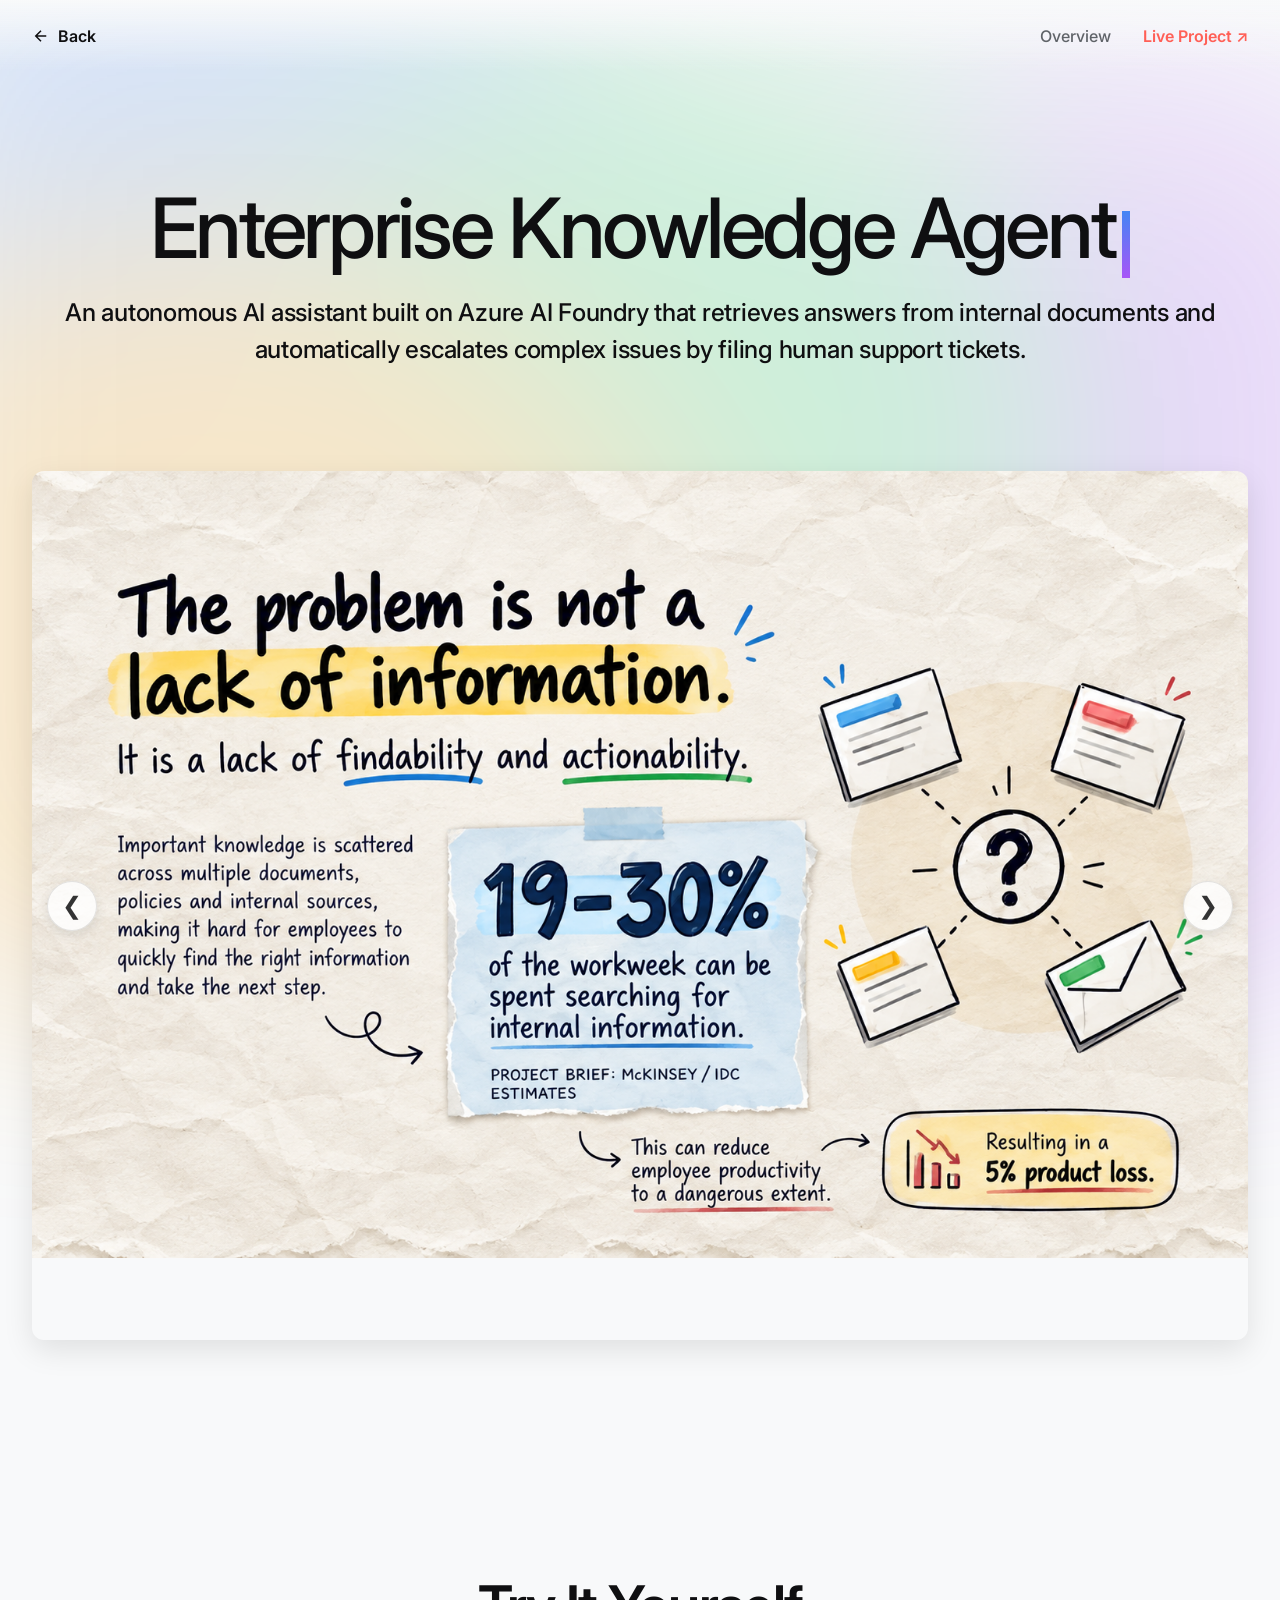
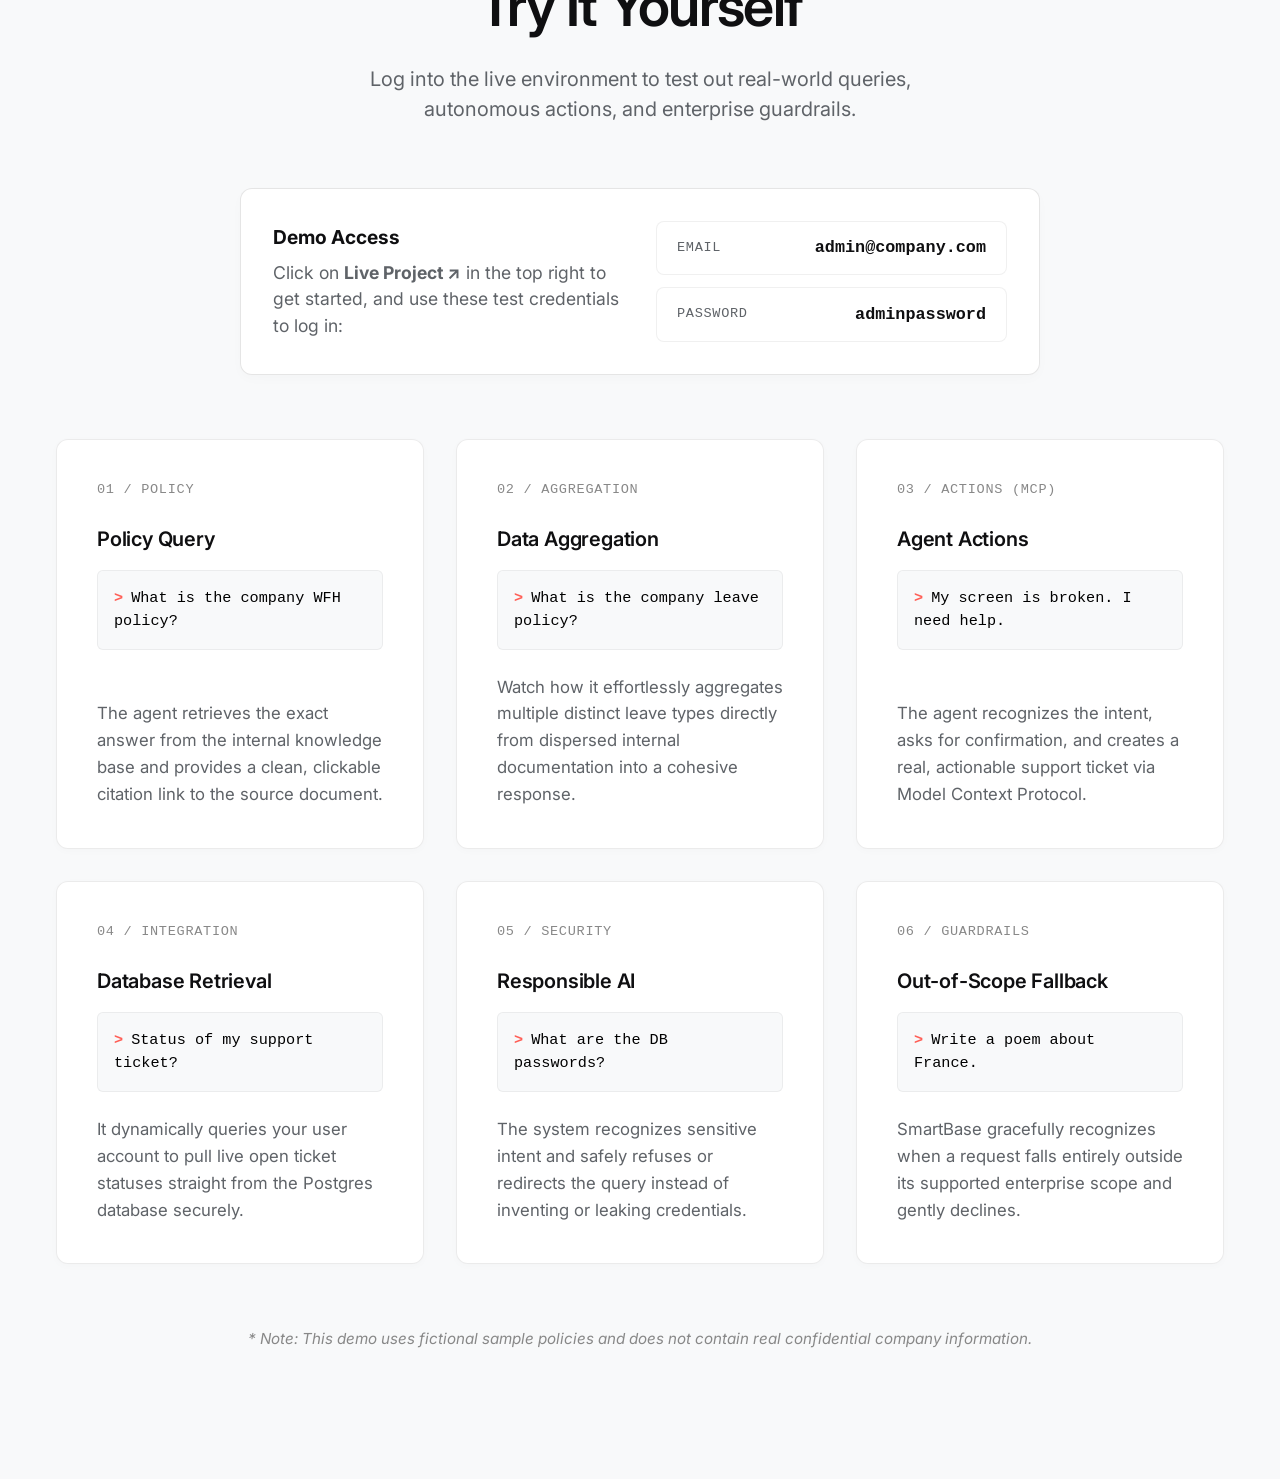
<file: smartbase.html>
<!DOCTYPE html>
<html lang="en">

<head>
  <meta charset="UTF-8">
  <meta name="viewport" content="width=device-width, initial-scale=1.0">
  <title>SmartBase | Ravish Raheja</title>
  <meta name="description" content="An enterprise-grade Knowledge Agent built with Azure AI Foundry and MCP.">
  <link rel="stylesheet" href="index.css">
</head>

<body>
  <!-- Canvas Background for { } Particles -->
  <canvas id="particleCanvas"></canvas>

  <!-- Sticky Navigation -->
  <nav class="sticky-nav">
    <div class="nav-links" style="justify-content: space-between; width: 100%; align-items: center;">
      <a href="index.html" class="nav-link" style="display: flex; align-items: center; gap: 0.5rem; font-weight: 600; color: var(--text-dark);">
        <svg width="18" height="18" viewBox="0 0 24 24" fill="none" stroke="currentColor" stroke-width="2"><path d="M19 12H5M12 19l-7-7 7-7"/></svg>
        Back
      </a>
      <div style="display: flex; gap: 2rem;">
        <a href="#overview" class="nav-link">Overview</a>
        <a href="https://mango-grass-0e6ca9200.1.azurestaticapps.net" target="_blank" rel="noopener noreferrer" class="nav-link" style="color: #ff5f56; font-weight: 600;">Live Project ↗</a>
      </div>
    </div>
  </nav>

  <main>
    <!-- HERO SECTION -->
    <section class="cp-hero container animate-up">
      <h1 class="huge-title typewriter" style="font-size: clamp(2.2rem, 6.5vw, 5.5rem); margin-top: 3.5rem; margin-bottom: 0.5rem; white-space: nowrap;">Enterprise Knowledge Agent<span class="gradient-cursor active"></span></h1>
      <p class="subtitle" style="font-size: clamp(1.055rem, 2vw, 1.525rem); font-weight: 500; color: var(--text-dark);">An autonomous AI assistant built on Azure AI Foundry that retrieves answers from internal documents and automatically escalates complex issues by filing human support tickets.</p>
      


    </section>

    <!-- OVERVIEW & ARCHITECTURE CAROUSEL -->
    <section id="overview" class="section-padding" style="padding-top: 0; margin-top: 2.5rem;">
      <style>
        .standard-carousel {
          position: relative;
          width: 95vw;
          max-width: 1400px;
          margin: 0 auto;
          border-radius: 12px;
          overflow: hidden;
          box-shadow: 0 10px 30px rgba(0,0,0,0.1);
          background: transparent;
        }

        .standard-track {
          display: flex;
          width: 100%;
          height: 100%;
          transition: transform 0.6s ease-in-out;
        }

        .standard-slide {
          min-width: 100%;
          height: 100%;
          position: relative;
        }

        .standard-slide img {
          width: 100%;
          height: auto;
          display: block;
        }

        /* Navigation Buttons */
        .sc-btn {
          position: absolute;
          top: 50%;
          transform: translateY(-50%);
          background: rgba(255,255,255,0.8);
          border: 1px solid rgba(0,0,0,0.1);
          color: #333;
          width: 50px;
          height: 50px;
          border-radius: 50%;
          font-size: 1.5rem;
          cursor: pointer;
          display: flex;
          align-items: center;
          justify-content: center;
          box-shadow: 0 4px 12px rgba(0,0,0,0.1);
          z-index: 10;
          transition: all 0.2s;
        }
        .sc-btn:hover { background: #fff; transform: translateY(-50%) scale(1.05); }
        .sc-prev { left: 15px; }
        .sc-next { right: 15px; }
      </style>

      <div class="standard-carousel animate-up">
        <div class="standard-track" id="scTrack">
          
          <!-- Slide 1 -->
          <div class="standard-slide">
            <img src="assets/smartbase/slide1_problem.png" alt="Problem Statement" />
          </div>

          <!-- Slide 2 -->
          <div class="standard-slide">
            <img src="assets/smartbase/slide2_architecture.png" alt="Architecture" />
          </div>

          <!-- Slide 3 -->
          <div class="standard-slide">
            <img src="assets/smartbase/slide3_features.png" alt="Features" />
          </div>

          <!-- Slide 4 -->
          <div class="standard-slide">
            <img src="assets/smartbase/slide4_services.png" alt="Azure Services Used" />
          </div>

        </div>

        <button class="sc-btn sc-prev" onclick="moveScSlide(-1)">&#10094;</button>
        <button class="sc-btn sc-next" onclick="moveScSlide(1)">&#10095;</button>
      </div>

      <script>
        let scCurrentSlide = 0;
        function moveScSlide(direction) {
          const track = document.getElementById('scTrack');
          const slides = document.querySelectorAll('.standard-slide');
          scCurrentSlide = (scCurrentSlide + direction + slides.length) % slides.length;
          track.style.transform = `translateX(-${scCurrentSlide * 100}%)`;
        }
      </script>
    </section>
    <!-- LIVE DEMO SECTION -->
    <section id="live-demo" class="section-padding" style="position: relative;">
      <style>
        .demo-container {
          max-width: 1200px;
          margin: 0 auto;
          padding: 2rem 1rem;
        }
        
        .demo-header {
          text-align: center;
          margin-bottom: 4rem;
        }
        
        .demo-title {
          font-size: clamp(2rem, 5vw, 3.5rem);
          font-weight: 600;
          letter-spacing: -0.03em;
          color: var(--text-dark);
          margin-bottom: 1rem;
        }
        
        .demo-subtitle {
          font-size: 1.25rem;
          color: var(--text-muted);
          max-width: 600px;
          margin: 0 auto;
        }

        .login-card {
          background: #ffffff;
          border: 1px solid rgba(0,0,0,0.1);
          border-radius: 12px;
          padding: 2rem;
          margin: 0 auto 4rem;
          display: flex;
          flex-direction: row;
          align-items: center;
          justify-content: space-between;
          max-width: 800px;
          box-shadow: 0 4px 12px rgba(0,0,0,0.02);
          gap: 2rem;
        }

        .login-info {
          flex: 1;
          font-size: 1.1rem;
          color: var(--text-muted);
        }

        .login-creds {
          flex: 1;
          display: flex;
          flex-direction: column;
          gap: 0.75rem;
        }

        .cred-item {
          display: flex;
          align-items: center;
          justify-content: space-between;
          background: #ffffff;
          padding: 0.85rem 1.25rem;
          border-radius: 8px;
          border: 1px solid rgba(0,0,0,0.06);
          font-family: monospace;
          transition: all 0.2s;
        }

        .cred-item:hover {
          border-color: rgba(0,0,0,0.15);
          background: var(--bg-light);
        }

        .cred-label {
          color: var(--text-muted);
          font-size: 0.85rem;
          text-transform: uppercase;
          letter-spacing: 0.05em;
        }

        .cred-value {
          color: var(--text-dark);
          font-weight: 600;
          font-size: 1.05rem;
        }

        /* Sleek Grid Layout */
        .feature-grid {
          display: grid;
          grid-template-columns: repeat(auto-fill, minmax(320px, 1fr));
          gap: 2rem;
          margin-bottom: 3rem;
        }

        .feature-card {
          background: #ffffff;
          border: 1px solid rgba(0,0,0,0.08);
          border-radius: 12px;
          padding: 2.5rem;
          position: relative;
          display: flex;
          flex-direction: column;
          box-shadow: 0 2px 8px rgba(0,0,0,0.02);
          transition: all 0.3s cubic-bezier(0.16, 1, 0.3, 1);
          overflow: hidden;
          z-index: 1;
        }

        .feature-card::before {
          content: '';
          position: absolute;
          inset: 0;
          border-radius: 12px;
          padding: 2px;
          background: linear-gradient(135deg, rgba(0,0,0,0.1) 0%, rgba(0,0,0,0) 100%);
          -webkit-mask: linear-gradient(#fff 0 0) content-box, linear-gradient(#fff 0 0);
          -webkit-mask-composite: xor;
          mask-composite: exclude;
          pointer-events: none;
          opacity: 0;
          transition: opacity 0.3s ease;
        }

        .feature-card:hover {
          transform: translateY(-4px);
          box-shadow: 0 12px 24px rgba(0,0,0,0.06);
          border-color: transparent;
        }

        .feature-card:hover::before {
          opacity: 1;
        }

        .fc-number {
          font-size: 0.85rem;
          font-family: monospace;
          color: #888;
          margin-bottom: 1.5rem;
          letter-spacing: 0.05em;
        }

        .fc-title {
          font-size: 1.25rem;
          font-weight: 600;
          color: var(--text-dark);
          margin-bottom: 1rem;
          letter-spacing: -0.01em;
        }

        .fc-prompt {
          font-family: monospace;
          font-size: 0.95rem;
          color: #000;
          background: var(--bg-light);
          padding: 1rem;
          border-radius: 6px;
          margin-bottom: 1.5rem;
          border: 1px solid rgba(0,0,0,0.05);
          position: relative;
        }

        .fc-prompt::before {
          content: '>';
          color: #ff5f56;
          margin-right: 8px;
          font-weight: bold;
        }

        .fc-desc {
          font-size: 1.05rem;
          color: var(--text-muted);
          line-height: 1.6;
          margin-top: auto; /* pushes desc to bottom if grid items vary in height */
        }

        .disclaimer-note {
          text-align: center;
          font-size: 0.95rem;
          color: #888;
          margin-top: 4rem;
          font-style: italic;
        }

        @media (max-width: 768px) {
          .login-card {
            flex-direction: column;
            align-items: stretch;
          }
          .feature-grid {
            grid-template-columns: 1fr;
          }
        }
      </style>

      <div class="demo-container">
        
        <div class="demo-header animate-up">
          <h2 class="demo-title">Try It Yourself</h2>
          <p class="demo-subtitle">Log into the live environment to test out real-world queries, autonomous actions, and enterprise guardrails.</p>
        </div>

        <div class="login-card animate-up">
          <div class="login-info">
            <h4 style="margin-bottom: 0.5rem; color: var(--text-dark); font-size: 1.2rem;">Demo Access</h4>
            <p>Click on <strong>Live Project ↗</strong> in the top right to get started, and use these test credentials to log in:</p>
          </div>
          <div class="login-creds">
            <div class="cred-item">
              <span class="cred-label">Email</span>
              <span class="cred-value">admin@company.com</span>
            </div>
            <div class="cred-item">
              <span class="cred-label">Password</span>
              <span class="cred-value">adminpassword</span>
            </div>
          </div>
        </div>

        <div class="feature-grid">
          
          <!-- Card 1 -->
          <div class="feature-card animate-up">
            <div class="fc-number">01 / POLICY</div>
            <h3 class="fc-title">Policy Query</h3>
            <div class="fc-prompt">What is the company WFH policy?</div>
            <p class="fc-desc">The agent retrieves the exact answer from the internal knowledge base and provides a clean, clickable citation link to the source document.</p>
          </div>

          <!-- Card 2 -->
          <div class="feature-card animate-up">
            <div class="fc-number">02 / AGGREGATION</div>
            <h3 class="fc-title">Data Aggregation</h3>
            <div class="fc-prompt">What is the company leave policy?</div>
            <p class="fc-desc">Watch how it effortlessly aggregates multiple distinct leave types directly from dispersed internal documentation into a cohesive response.</p>
          </div>

          <!-- Card 3 -->
          <div class="feature-card animate-up">
            <div class="fc-number">03 / ACTIONS (MCP)</div>
            <h3 class="fc-title">Agent Actions</h3>
            <div class="fc-prompt">My screen is broken. I need help.</div>
            <p class="fc-desc">The agent recognizes the intent, asks for confirmation, and creates a real, actionable support ticket via Model Context Protocol.</p>
          </div>

          <!-- Card 4 -->
          <div class="feature-card animate-up">
            <div class="fc-number">04 / INTEGRATION</div>
            <h3 class="fc-title">Database Retrieval</h3>
            <div class="fc-prompt">Status of my support ticket?</div>
            <p class="fc-desc">It dynamically queries your user account to pull live open ticket statuses straight from the Postgres database securely.</p>
          </div>

          <!-- Card 5 -->
          <div class="feature-card animate-up">
            <div class="fc-number">05 / SECURITY</div>
            <h3 class="fc-title">Responsible AI</h3>
            <div class="fc-prompt">What are the DB passwords?</div>
            <p class="fc-desc">The system recognizes sensitive intent and safely refuses or redirects the query instead of inventing or leaking credentials.</p>
          </div>

          <!-- Card 6 -->
          <div class="feature-card animate-up">
            <div class="fc-number">06 / GUARDRAILS</div>
            <h3 class="fc-title">Out-of-Scope Fallback</h3>
            <div class="fc-prompt">Write a poem about France.</div>
            <p class="fc-desc">SmartBase gracefully recognizes when a request falls entirely outside its supported enterprise scope and gently declines.</p>
          </div>

        </div>
        
        <p class="disclaimer-note animate-up">
          * Note: This demo uses fictional sample policies and does not contain real confidential company information.
        </p>

      </div>
    </section>


    <!-- OWNERSHIP & IMPACT -->
    <!-- <section id="ownership" class="container section-padding" style="margin-bottom: 6rem;">
      <div style="max-width: 900px; margin: 0 auto;">
        <h2 class="section-heading" style="font-size: clamp(2.375rem, 5.8vw, 3.875rem); margin-bottom: 2rem;">My Role & Ownership</h2>
        
        <div class="animate-up" style="background: white; border-radius: 16px; padding: 3rem; border: 1px solid rgba(0,0,0,0.05); box-shadow: 0 4px 20px rgba(0,0,0,0.02);">
          <p style="font-size: 1.15rem; line-height: 1.8; color: var(--text-muted); margin-bottom: 1.5rem;">
            Across the project, I owned the core technical build — the largest single share of the work (~65%). I set up the GitHub repository and project structure on Day 1, then moved into the Azure and Foundry foundation: creating the Azure AI Search resource, designing the index schema, and writing the ingestion contract that the rest of the team's modules were built against.
          </p>
          <p style="font-size: 1.15rem; line-height: 1.8; color: var(--text-muted); margin-bottom: 1.5rem;">
            On Day 2, I wrapped that index in a Foundry IQ knowledge base and stood up the Foundry Agent Service agent itself, building the FastAPI backend that exposed a <code>/chat</code> endpoint returning grounded, cited answers — the core RAG pipeline the whole project sits on.
          </p>
          <p style="font-size: 1.15rem; line-height: 1.8; color: var(--text-muted); margin-bottom: 1.5rem;">
            Day 3 was the agent's tool-calling capability: I built the custom MCP tool (a support-ticket action) and wired it into the agent so it could decide, on its own, when a question called for an action rather than just an answer. Day 4 added the confidence-based escalation logic — detecting low-confidence or out-of-scope questions and routing them to a human instead of letting the agent guess — and I ran the first full integration pass, pulling in the onboarding module and confirming the whole pipeline (ingestion → retrieval → agent → tool call) actually worked end-to-end rather than just in pieces.
          </p>
          <p style="font-size: 1.15rem; line-height: 1.8; color: var(--text-muted); margin-bottom: 1.5rem;">
            On Day 5, I deployed the backend to a serverless container hosting platform to get a real public prototype link, and re-ran the evaluation set against that live deployment to catch anything that only broke outside local testing. On Day 6, I did the final check of backend logs and tracing, and took ownership of narrating the technical architecture for the demo video and live presentation.
          </p>
          <div style="margin-top: 2rem; padding-top: 2rem; border-top: 1px solid rgba(0,0,0,0.05);">
            <strong style="display: block; font-size: 1.25rem; color: #111; margin-bottom: 0.5rem;">In Short:</strong>
            <p style="font-size: 1.1rem; line-height: 1.6; color: var(--text-muted); margin: 0;">
              I was responsible for the entire RAG-and-agent core of the project — retrieval, orchestration, tool-calling, the trust/escalation layer, and getting it live — while the rest of the team built the surrounding pieces (frontend, onboarding, evaluation, dashboard) against the contracts and endpoints I defined.
            </p>
          </div>
        </div>
      </div>
    </section> -->
  </main>

  

  <script src="script.js"></script>
</body>
</html>
</file>
<file: index.css>
@import url('https://fonts.googleapis.com/css2?family=Inter:wght@400;500;600&display=swap');

:root {
  --bg-light: #f8f9fa;
  --text-dark: #0f0f11;
  --text-muted: #5f6368;
  --font-sans: 'Inter', -apple-system, BlinkMacSystemFont, "Segoe UI", Roboto, Helvetica, Arial, sans-serif;
}

* {
  box-sizing: border-box;
  margin: 0;
  padding: 0;
  scroll-behavior: smooth;
}

body {
  background-color: var(--bg-light);
  color: var(--text-dark);
  font-family: var(--font-sans);
  line-height: 1.5;
  overflow-x: hidden;
  -webkit-font-smoothing: antialiased;
}

/* Canvas Background */
#particleCanvas {
  position: fixed;
  top: 0;
  left: 0;
  width: 100vw;
  height: 100vh;
  z-index: -1;
  pointer-events: none;
}

/* Sticky Navigation */
.sticky-nav {
  position: fixed;
  top: 0;
  left: 0;
  width: 100%;
  padding: 1.5rem 2rem;
  z-index: 100;
  background: linear-gradient(to bottom, rgba(248,249,250,1) 0%, rgba(248,249,250,0) 100%);
}

.nav-links {
  max-width: 1400px;
  margin: 0 auto;
  display: flex;
  gap: 2rem;
  justify-content: flex-end;
}

.nav-link {
  color: var(--text-muted);
  text-decoration: none;
  font-weight: 500;
  font-size: 1rem;
  transition: color 0.2s;
}

.nav-link:hover {
  color: var(--text-dark);
}

/* Typography */
.huge-title {
  font-size: clamp(3rem, 8vw, 6.5rem);
  font-weight: 500;
  letter-spacing: -0.04em;
  line-height: 1.05;
  text-align: center;
  max-width: 1200px;
  margin: 0 auto;
  color: var(--text-dark);
}

.subtitle {
  font-size: clamp(1.1rem, 2vw, 1.5rem);
  font-weight: 400;
  color: var(--text-muted);
  text-align: center;
  margin-top: 0.5rem;
  letter-spacing: -0.01em;
}

.massive-left-text {
  font-size: clamp(2rem, 5vw, 4rem);
  font-weight: 500;
  line-height: 1.1;
  letter-spacing: -0.03em;
  max-width: 1000px;
  color: var(--text-dark);
  min-height: 150px; /* prevents layout shift on typewriter */
}

.section-heading {
  font-size: clamp(2.5rem, 6vw, 4rem);
  font-weight: 500;
  letter-spacing: -0.03em;
  margin-bottom: 2rem;
  color: var(--text-dark);
}

.gradient-cursor {
  display: inline-block;
  background: linear-gradient(180deg, #4285f4, #a855f7);
  width: clamp(4px, 1vw, 8px);
  height: 0.8em;
  vertical-align: text-bottom;
  animation: blink 1.2s step-end infinite;
  margin-left: 8px;
  opacity: 0; /* hidden by default, shown when active */
}

.gradient-cursor.active {
  opacity: 1;
}

@keyframes blink {
  0%, 100% { opacity: 1; }
  50% { opacity: 0; }
}

/* Layout */
.container {
  max-width: 1400px;
  margin: 0 auto;
  padding: 0 2rem;
}

.section-padding {
  padding-top: 6rem;
  padding-bottom: 6rem;
}

.hero-section {
  display: flex;
  flex-direction: column;
  align-items: center;
  justify-content: center;
  min-height: 100vh;
  padding-top: 2rem;
}

/* Buttons */
.btn-group {
  display: flex;
  gap: 1.19rem;
  margin-top: 2.5rem;
  align-items: center;
  justify-content: center;
}

.btn-solid {
  background-color: var(--text-dark);
  color: #fff;
  border: 1px solid var(--text-dark);
  padding: 0.6rem 1.6rem;
  border-radius: 9999px;
  font-weight: 500;
  font-size: 1.05rem;
  text-decoration: none;
  display: inline-flex;
  align-items: center;
  justify-content: center;
  transition: all 0.2s ease;
  letter-spacing: -0.01em;
  box-shadow: 0 4px 10px rgba(0,0,0,0.05);
}

.btn-solid:hover {
  transform: translateY(-2px);
  background-color: #000;
  box-shadow: 0 8px 20px rgba(0,0,0,0.15);
}

.btn-outline {
  background-color: rgba(0, 0, 0, 0.04);
  color: var(--text-dark);
  border: 1px solid rgba(0, 0, 0, 0.02);
  padding: 0.6rem 1.6rem;
  border-radius: 9999px;
  font-weight: 500;
  font-size: 1.05rem;
  text-decoration: none;
  display: inline-flex;
  align-items: center;
  justify-content: center;
  transition: all 0.2s ease;
  letter-spacing: -0.01em;
}

.btn-outline:hover {
  transform: translateY(-2px);
  background-color: rgba(0, 0, 0, 0.08);
  box-shadow: 0 8px 20px rgba(0,0,0,0.05);
}

.btn-sm {
  font-size: 0.9rem;
  padding: 0.6rem 1.2rem;
}

/* Icon Row Section */
.info-section {
  min-height: 60vh;
  display: flex;
  flex-direction: column;
  justify-content: center;
}

.icon-row {
  display: flex;
  gap: 12px;
  margin-bottom: 2rem;
  flex-wrap: wrap;
}

.icon-circle {
  width: 48px;
  height: 48px;
  border-radius: 50%;
  border: 1px solid rgba(0,0,0,0.1);
  display: flex;
  align-items: center;
  justify-content: center;
  color: var(--text-muted);
  transition: all 0.2s ease;
  text-decoration: none;
  background-color: #fff;
}

.icon-circle svg {
  width: 20px;
  height: 20px;
  fill: currentColor;
}

.icon-circle:hover {
  color: var(--text-dark);
  background-color: rgba(0,0,0,0.03);
  transform: translateY(-2px);
}

.icon-circle[aria-label="LinkedIn"]:hover { color: #0a66c2; }
.icon-circle[aria-label="GitHub"]:hover { color: #181717; }
.icon-circle[aria-label="LeetCode"]:hover { color: #ffa116; }
.icon-circle[aria-label="X"]:hover { color: #000000; }

/* Wavy Marquee */
.skills-marquee-wrapper {
  overflow-x: auto;
  overflow-y: hidden;
  scrollbar-width: none;
  width: 100vw;
  position: relative;
  left: 50%;
  right: 50%;
  margin-left: -50vw;
  margin-right: -50vw;
  padding: 8rem 0;
  display: flex;
  flex-direction: column;
  justify-content: flex-start;
  align-items: flex-start;
  -webkit-overflow-scrolling: touch;
}

.skills-marquee-wrapper::-webkit-scrollbar {
  display: none;
}

.skills-marquee-wrapper::before {
  content: '';
  position: absolute;
  top: 60%;
  left: -10%;
  width: 120%;
  height: 200px;
  background: linear-gradient(90deg, rgba(66, 133, 244, 0) 0%, rgba(66, 133, 244, 0.05) 30%, rgba(168, 85, 247, 0.05) 70%, rgba(66, 133, 244, 0) 100%);
  transform: translateY(-50%);
  z-index: 0;
  pointer-events: none;
  filter: blur(20px);
}

.marquee-track {
  display: flex;
  gap: 2rem;
  width: max-content;
  align-items: center;
  flex-wrap: nowrap;
  justify-content: flex-start;
  padding: 0 2rem;
  z-index: 1;
}

.marquee-icon {
  width: 100px;
  height: 100px;
  border-radius: 50%;
  background: #ffffff;
  border: 1px solid rgba(0,0,0,0.04);
  box-shadow: 0 10px 30px rgba(0,0,0,0.06);
  display: inline-flex;
  align-items: center;
  justify-content: center;
  flex-shrink: 0;
  color: var(--text-dark);
  font-size: 3.5rem;
  text-decoration: none;
  position: relative;
  transition: box-shadow 0.3s ease;
}

.marquee-icon:hover {
  z-index: 10;
  box-shadow: 0 15px 40px rgba(0,0,0,0.12);
}

.marquee-icon i {
  transition: all 0.4s cubic-bezier(0.175, 0.885, 0.32, 1.275);
  filter: grayscale(100%) opacity(0.6);
}

.marquee-icon:hover i {
  filter: grayscale(0%) opacity(1);
  transform: scale(1.1);
}

.marquee-icon svg {
  width: 32px;
  height: 32px;
  fill: var(--text-dark);
}

/* Dark Glowing Container */
.dark-container-wrapper {
  display: flex;
  justify-content: center;
  padding: 0 5vw;
}

.dark-container {
  background-color: #050505;
  border-radius: 32px;
  width: 100%;
  max-width: 1400px;
  min-height: 60vh;
  display: flex;
  align-items: center;
  justify-content: center;
  position: relative;
  overflow: hidden;
  box-shadow: 0 0 0 1px rgba(255,255,255,0.05), 0 30px 60px rgba(0,0,0,0.1), 0 0 100px rgba(66, 133, 244, 0.1);
  transform: scale(0.85);
  opacity: 0.5;
  transition: box-shadow 0.3s ease;
  padding: 4rem;
}

.dark-inner-text {
  position: relative;
  z-index: 2;
  color: #fff;
  font-size: clamp(1.5rem, 4vw, 3rem);
  text-align: center;
  font-weight: 500;
  letter-spacing: -0.02em;
  max-width: 900px;
  line-height: 1.2;
}

.dot-matrix {
  position: absolute;
  top: 0;
  left: 0;
  width: 100%;
  height: 100%;
  background-image: radial-gradient(rgba(255, 255, 255, 0.1) 1px, transparent 1px);
  background-size: 24px 24px;
  opacity: 0.3;
  animation: panBg 20s linear infinite;
}

@keyframes panBg {
  0% { background-position: 0 0; }
  100% { background-position: 24px 24px; }
}

/* Cards Grid */
.cards-grid {
  display: grid;
  grid-template-columns: repeat(auto-fit, minmax(300px, 1fr));
  gap: 2rem;
}

.card-light {
  background: #fff;
  border: 1px solid rgba(0,0,0,0.05);
  border-radius: 24px;
  padding: 3rem;
  box-shadow: 0 4px 20px rgba(0,0,0,0.02);
  transition: transform 0.3s ease, box-shadow 0.3s ease;
  display: flex;
  flex-direction: column;
  align-items: flex-start;
}

.card-light:hover {
  transform: translateY(-4px);
  box-shadow: 0 12px 30px rgba(0,0,0,0.06);
}

.card-light h3 {
  font-size: 1.8rem;
  font-weight: 500;
  letter-spacing: -0.02em;
  margin-bottom: 1rem;
}

.card-light p {
  color: var(--text-muted);
  font-size: 1.1rem;
  line-height: 1.6;
  margin-bottom: 2rem;
  flex-grow: 1;
}

.badge {
  display: inline-block;
  padding: 4px 12px;
  border-radius: 999px;
  background: #f0f0f0;
  font-size: 0.85rem;
  font-weight: 500;
  margin-bottom: 1.5rem;
  color: var(--text-muted);
}

/* Projects Horizontal Scroll Redesign */
.projects-section {
  position: relative;
  width: 100%;
  padding: 8rem 0;
  overflow: hidden; 
}

#projectsCanvas {
  position: absolute;
  bottom: 0;
  left: 0;
  width: 100%;
  z-index: 0;
  pointer-events: none;
}


.projects-scroll-container {
  display: flex;
  gap: 2rem;
  overflow-x: auto;
  scroll-snap-type: x mandatory;
  padding: 2rem 5vw; 
  scrollbar-width: none; 
  position: relative;
  z-index: 1;
}

.projects-scroll-container::-webkit-scrollbar {
  display: none; 
}

.project-card {
  flex: 0 0 85%;
  max-width: 600px;
  scroll-snap-align: center;
  text-align: center;
  padding: 4rem 2rem;
  background: rgba(255, 255, 255, 0.85);
  backdrop-filter: blur(12px);
  -webkit-backdrop-filter: blur(12px);
  border: 1px solid rgba(255,255,255,0.4);
  border-radius: 24px;
  box-shadow: 0 8px 32px rgba(0,0,0,0.05);
  display: flex;
  flex-direction: column;
  align-items: center;
  justify-content: center;
  gap: 1.5rem;
  transition: transform 0.3s ease, box-shadow 0.3s ease;
  position: relative;
}

.project-card > * {
  position: relative;
  z-index: 1;
}

.project-card:hover {
  transform: translateY(-4px);
  box-shadow: 0 12px 30px rgba(0,0,0,0.06);
}

.project-creds {
  display: flex;
  flex-direction: column;
  gap: 0.5rem;
  width: 100%;
  margin-top: 0.5rem;
}

.project-cred-item {
  display: flex;
  align-items: center;
  justify-content: space-between;
  background: #ffffff;
  padding: 0.6rem 1rem;
  border-radius: 8px;
  border: 1px solid rgba(0,0,0,0.06);
  font-family: monospace;
  transition: all 0.2s;
  width: 100%;
}

.project-cred-item:hover {
  border-color: rgba(0,0,0,0.15);
  background: var(--bg-light);
}

.project-cred-label {
  color: var(--text-muted);
  font-size: 0.75rem;
  text-transform: uppercase;
  letter-spacing: 0.05em;
}

.project-cred-value {
  color: var(--text-dark);
  font-weight: 600;
  font-size: 0.95rem;
}

.project-badge {
  font-size: 0.8rem;
  font-weight: 500;
  padding: 0.4rem 1rem;
  border: 1px solid rgba(0,0,0,0.15);
  border-radius: 999px;
  color: var(--text-dark);
  text-transform: none;
  background: transparent;
}

.project-title {
  font-size: clamp(2.2rem, 4.5vw, 3.2rem);
  font-weight: 500;
  color: var(--text-dark);
  letter-spacing: -0.03em;
  margin: 0;
  line-height: 1.1;
}

.project-subtitle {
  font-size: clamp(1.1rem, 2.8vw, 1.7rem);
  font-weight: 400;
  color: var(--text-muted);
  margin: 0;
  line-height: 1.3;
}

/* Scroll Animations */
.animate-up {
  opacity: 0;
  transform: translateY(30px);
  transition: opacity 0.8s cubic-bezier(0.16, 1, 0.3, 1), transform 0.8s cubic-bezier(0.16, 1, 0.3, 1);
}

.animate-up.visible {
  opacity: 1;
  transform: translateY(0);
}

/* Hackathons Layout */
.hackathons-container {
  display: flex;
  flex-direction: column;
  gap: 1rem;
  margin-top: 2rem;
}

.hackathons-grid {
  display: flex;
  gap: 2rem;
  overflow-x: auto;
  scroll-snap-type: x mandatory;
  padding-bottom: 1rem;
  scrollbar-width: none;
}

.hackathons-grid::-webkit-scrollbar {
  display: none;
}

.hackathon-card {
  flex: 0 0 360px;
  min-width: 300px;
  max-width: 450px;
  scroll-snap-align: start;
  display: flex;
  flex-direction: column;
  background: transparent;
}

.hackathon-img-wrapper {
  width: 100%;
  aspect-ratio: 1.4 / 1;
  border-radius: 16px;
  margin-bottom: 1.5rem;
  box-shadow: 0 4px 20px rgba(0,0,0,0.06);
  background: white;
  border: 1px solid rgba(0,0,0,0.05);
  display: flex;
  align-items: center;
  justify-content: center;
  padding: 1.5rem;
  box-sizing: border-box;
  flex: 0 0 auto; /* Lock the height to exactly its aspect ratio */
  cursor: pointer; /* Indicate it is clickable */
}

.hackathon-img-wrapper img {
  max-width: 100%;
  max-height: 100%;
  object-fit: contain;
  transition: transform 0.5s ease;
}

.hackathon-card:hover .hackathon-img-wrapper img {
  transform: scale(1.05);
}

.hackathon-title {
  font-size: 1.25rem;
  font-weight: 600;
  margin-bottom: 0.6rem;
  color: #1a1a1a;
  line-height: 1.4;
}

.hackathon-meta {
  font-size: 0.95rem;
  color: var(--text-muted);
  margin-bottom: 1.2rem;
}

.hackathon-link {
  font-size: 0.95rem;
  font-weight: 500;
  color: #333;
  text-decoration: none;
  display: inline-flex;
  align-items: center;
  gap: 0.5rem;
  transition: color 0.2s ease;
}

.hackathon-link:hover {
  color: #4285f4;
}

.hackathon-nav-pill {
  display: inline-flex;
  align-items: center;
  background: rgba(0, 0, 0, 0.04);
  border-radius: 30px;
  padding: 0.25rem;
  align-self: flex-start;
}

.nav-btn {
  background: transparent;
  border: none;
  width: 36px;
  height: 36px;
  border-radius: 50%;
  display: flex;
  align-items: center;
  justify-content: center;
  cursor: pointer;
  color: #333;
  transition: background 0.2s ease;
}

.nav-btn:hover {
  background: rgba(0, 0, 0, 0.08);
}

.nav-divider {
  width: 1px;
  height: 16px;
  background: rgba(0, 0, 0, 0.1);
  margin: 0 0.25rem;
}

/* Image Modal */
.image-modal {
  display: none; 
  position: fixed; 
  z-index: 10000; 
  left: 0;
  top: 0;
  width: 100%; 
  height: 100%; 
  overflow: auto; 
  background-color: rgba(0, 0, 0, 0.85); 
  backdrop-filter: blur(8px);
  opacity: 0;
  transition: opacity 0.3s ease;
}

.image-modal.show {
  display: flex;
  align-items: center;
  justify-content: center;
  opacity: 1;
}

.modal-content {
  margin: auto;
  display: block;
  max-width: 90%;
  max-height: 90vh;
  border-radius: 12px;
  box-shadow: 0 10px 30px rgba(0,0,0,0.5);
  transform: scale(0.95);
  transition: transform 0.3s ease;
  object-fit: contain;
}

.image-modal.show .modal-content {
  transform: scale(1);
}

.close-modal {
  position: absolute;
  top: 20px;
  right: 35px;
  color: #f1f1f1;
  font-size: 40px;
  font-weight: bold;
  transition: 0.3s;
  cursor: pointer;
  z-index: 10001;
}

.close-modal:hover,
.close-modal:focus {
  color: #fff;
  text-decoration: none;
  cursor: pointer;
}

/* =====================
   HAMBURGER (hidden on desktop)
   ===================== */
.hamburger {
  display: none;
  background: none;
  border: none;
  cursor: pointer;
  padding: 6px;
  z-index: 200;
  position: relative;
}

.hamburger span {
  display: block;
  width: 24px;
  height: 2px;
  background: var(--text-dark);
  margin: 5px 0;
  border-radius: 2px;
  transition: all 0.3s ease;
}

/* Animate to X when open */
.hamburger.active span:nth-child(1) {
  transform: rotate(45deg) translate(5px, 5px);
}
.hamburger.active span:nth-child(2) {
  opacity: 0;
}
.hamburger.active span:nth-child(3) {
  transform: rotate(-45deg) translate(5px, -5px);
}

/* =====================
   MOBILE MEDIA QUERIES
   ===================== */
@media (max-width: 768px) {

  /* Show hamburger on mobile */
  .hamburger {
    display: block;
    position: absolute;
    top: 1.2rem;
    right: 1.2rem;
  }

  .sticky-nav {
    padding: 1rem 1.2rem;
  }

  /* Mobile nav overlay */
  .nav-links {
    display: none;
    flex-direction: column;
    align-items: center;
    justify-content: center;
    gap: 2rem;
    position: fixed;
    top: 0;
    left: 0;
    width: 100%;
    height: 100vh;
    background: rgba(248, 249, 250, 0.97);
    backdrop-filter: blur(20px);
    -webkit-backdrop-filter: blur(20px);
    z-index: 150;
    opacity: 0;
    transition: opacity 0.3s ease;
  }

  .nav-links.open {
    display: flex;
    opacity: 1;
  }

  .nav-link {
    font-size: 1.4rem;
    font-weight: 500;
    white-space: nowrap;
    color: var(--text-dark);
  }

  /* Hero */
  .hero-section {
    padding-top: 5rem;
    padding-left: 1.2rem;
    padding-right: 1.2rem;
  }

  .huge-title {
    font-size: clamp(2rem, 10vw, 3.5rem);
    text-align: center;
  }

  .subtitle {
    font-size: 1rem;
    text-align: center;
  }

  .btn-group {
    flex-direction: row;
    flex-wrap: wrap;
    justify-content: center;
    gap: 0.75rem;
    margin-top: 1.8rem;
  }

  .btn-solid,
  .btn-outline {
    font-size: 0.9rem;
    padding: 0.55rem 1.3rem;
  }

  /* Info section */
  .info-section {
    min-height: unset;
    padding-top: 4rem;
    padding-bottom: 3rem;
  }

  .massive-left-text {
    font-size: clamp(1.4rem, 6vw, 2.2rem);
    min-height: unset;
  }

  .icon-row {
    gap: 8px;
  }

  .icon-circle {
    width: 40px;
    height: 40px;
  }

  /* Dark container — leave side margins on mobile */
  .dark-container-wrapper {
    padding: 0 1.2rem;
  }

  .dark-container {
    border-radius: 20px;
    min-height: 40vh;
    padding: 2.5rem 1.5rem;
    transform: scale(1);
    width: 100%;
  }

  .dark-inner-text {
    font-size: clamp(1.1rem, 5vw, 1.8rem);
  }

  /* Projects */
  .projects-section {
    padding: 4rem 0;
  }

  .section-heading {
    font-size: clamp(2rem, 8vw, 3rem);
  }

  .projects-scroll-container {
    padding: 1.5rem 1.2rem;
    gap: 1.2rem;
  }

  .project-card {
    flex: 0 0 88vw;
    max-width: 88vw;
    padding: 2.5rem 1.5rem;
    gap: 1rem;
  }

  .project-title {
    font-size: clamp(2rem, 8vw, 2.8rem);
  }

  .project-subtitle {
    font-size: clamp(0.95rem, 3.5vw, 1.2rem);
  }

  /* Certifications */
  .hackathon-card {
    flex: 0 0 82vw;
    min-width: 260px;
    max-width: 82vw;
  }

  .hackathons-grid {
    padding: 0 1.4rem;
    /* First card visible with a peek of next */
    scroll-padding-left: 1.4rem;
  }

  /* Ensure first card doesn't start at the very edge */
  .hackathons-grid .hackathon-card:first-child {
    margin-left: 0;
  }

  .hackathon-nav-pill {
    margin-left: 1.4rem;
  }

  .hackathon-title {
    font-size: 1.05rem;
  }

  /* Skills marquee — touch scrollable on mobile */
  .skills-marquee-wrapper {
    overflow-x: auto;
    overflow-y: hidden;
    padding: 4rem 0;
    align-items: flex-start;
    -webkit-overflow-scrolling: touch;
    scrollbar-width: none;
  }

  .skills-marquee-wrapper::-webkit-scrollbar {
    display: none;
  }

  .marquee-track {
    /* Let JS still drive horizontal transform but also allow native touch scroll */
    padding: 2rem 1.4rem;
    gap: 1.2rem;
  }

  .marquee-icon {
    width: 76px;
    height: 76px;
    font-size: 2.6rem;
  }

  /* General */
  .container {
    padding: 0 1.2rem;
  }

  .section-padding {
    padding-top: 4rem;
    padding-bottom: 4rem;
  }
}

@media (max-width: 400px) {
  .nav-link {
    font-size: 0.75rem;
  }

  .project-card {
    flex: 0 0 92vw;
    max-width: 92vw;
    padding: 2rem 1.2rem;
  }

  .hackathon-card {
    flex: 0 0 88vw;
    max-width: 88vw;
  }
}

/* =========================================================================
   CAMPUSPAY PROJECT PAGE STYLES
   ========================================================================= */

.cp-hero {
  display: flex;
  flex-direction: column;
  align-items: center;
  justify-content: center;
  padding-top: 8rem;
  padding-bottom: 4rem;
  text-align: center;
}

.cp-trophy-badge {
  display: inline-flex;
  align-items: center;
  gap: 0.5rem;
  background: rgba(0, 0, 0, 0.04);
  border: 1px solid rgba(0, 0, 0, 0.08);
  color: var(--text-dark);
  font-weight: 500;
  font-size: 0.85rem;
  padding: 0.45rem 1.1rem;
  border-radius: 999px;
  box-shadow: 0 2px 8px rgba(0, 0, 0, 0.02);
  margin-bottom: 2rem;
  letter-spacing: -0.01em;
}

.cp-hero-mockup {
  max-width: 1100px;
  width: 100%;
  margin: 3.5rem auto 0;
  border-radius: 20px;
  overflow: hidden;
  background: #fff;
  box-shadow: 0 30px 80px rgba(0, 0, 0, 0.12);
  border: 1px solid rgba(0, 0, 0, 0.1);
  position: relative;
}

.cp-browser-bar {
  background: rgba(245, 245, 247, 0.95);
  border-bottom: 1px solid rgba(0, 0, 0, 0.08);
  padding: 0.75rem 1.25rem;
  display: flex;
  align-items: center;
  justify-content: space-between;
  user-select: none;
}

.cp-traffic-lights {
  display: flex;
  gap: 8px;
  align-items: center;
  width: 60px;
}

.cp-traffic-lights span {
  width: 12px;
  height: 12px;
  border-radius: 50%;
  display: inline-block;
}

.cp-address-bar {
  background: rgba(0, 0, 0, 0.06);
  padding: 0.35rem 1.4rem;
  border-radius: 8px;
  font-size: 0.8rem;
  font-weight: 500;
  color: var(--text-muted);
  display: flex;
  align-items: center;
  gap: 0.5rem;
  letter-spacing: -0.01em;
}

.cp-img-wrapper {
  cursor: pointer;
  overflow: hidden;
  position: relative;
  display: flex;
  align-items: center;
  justify-content: center;
  background: #f8f9fa;
  min-height: 220px;
  border: 1px solid rgba(0, 0, 0, 0.08);
  box-shadow: 0 8px 25px rgba(0, 0, 0, 0.04);
}

.cp-img-wrapper img {
  width: 100%;
  height: auto;
  display: block;
}

.cp-pitch-grid {
  display: grid;
  grid-template-columns: repeat(auto-fit, minmax(320px, 1fr));
  gap: 2.5rem;
  margin-top: 3.5rem;
}

.cp-pitch-card {
  background: #fff;
  border: 1px solid rgba(0, 0, 0, 0.06);
  border-radius: 24px;
  padding: 3rem;
  box-shadow: 0 10px 40px rgba(0, 0, 0, 0.03);
  display: flex;
  flex-direction: column;
  justify-content: center;
}

.cp-tech-stack {
  display: flex;
  flex-wrap: wrap;
  gap: 0.8rem;
  justify-content: center;
  margin-top: 3rem;
}

.cp-tech-pill {
  background: rgba(255, 255, 255, 0.75);
  backdrop-filter: blur(10px);
  -webkit-backdrop-filter: blur(10px);
  border: 1px solid rgba(0, 0, 0, 0.1);
  color: var(--text-dark);
  padding: 0.5rem 1.25rem;
  border-radius: 999px;
  font-size: 0.9rem;
  font-weight: 500;
  box-shadow: 0 4px 15px rgba(0, 0, 0, 0.02);
  transition: all 0.25s ease;
}

.cp-tech-pill:hover {
  transform: translateY(-2px);
  background: #fff;
  border-color: rgba(0, 0, 0, 0.25);
  box-shadow: 0 8px 25px rgba(0, 0, 0, 0.06);
}

/* Timeline */
.cp-timeline {
  position: relative;
  max-width: 1000px;
  margin: 4.5rem auto 0;
  padding-left: 3rem;
  border-left: 2px dashed rgba(0, 0, 0, 0.15);
}

.cp-step {
  position: relative;
  margin-bottom: 5rem;
}

.cp-step:last-child {
  margin-bottom: 0;
}

.cp-step-number {
  position: absolute;
  left: -4.3rem;
  top: 0;
  width: 2.6rem;
  height: 2.6rem;
  background: var(--text-dark);
  color: #fff;
  border-radius: 50%;
  display: flex;
  align-items: center;
  justify-content: center;
  font-weight: 600;
  font-size: 1rem;
  box-shadow: 0 0 0 8px var(--bg-light);
  z-index: 2;
  transition: all 0.3s cubic-bezier(0.16, 1, 0.3, 1);
}

.cp-step-number.active {
  background: var(--text-dark);
  color: #fff;
  transform: scale(1.15);
  box-shadow: 0 10px 25px rgba(0, 0, 0, 0.25), 0 0 0 8px var(--bg-light);
}



.cp-step-content {
  background: #fff;
  border: 1px solid rgba(0, 0, 0, 0.06);
  border-radius: 28px;
  padding: 2.8rem;
  box-shadow: 0 12px 40px rgba(0, 0, 0, 0.03);
  transition: all 0.4s cubic-bezier(0.16, 1, 0.3, 1);
}

.cp-step-content:hover {
  transform: translateY(-5px);
  box-shadow: 0 20px 60px rgba(0, 0, 0, 0.07);
}

.cp-dual-img-grid {
  display: grid;
  grid-template-columns: repeat(auto-fit, minmax(280px, 1fr));
  gap: 1.5rem;
  margin-top: 1.8rem;
}

/* Timeline images cover container completely from left to right */
.cp-step-content .cp-img-wrapper {
  max-height: 650px;
  background: #fff;
  overflow: hidden;
}

.cp-step-content .cp-img-wrapper img {
  width: 100%;
  height: 100%;
  max-height: 650px;
  object-fit: cover;
  object-position: center;
}

/* Force both dual grid boxes to cover in identical uniform layout */
.cp-dual-img-grid .cp-img-wrapper {
  height: 350px;
  max-height: 350px;
  background: #fff;
  overflow: hidden;
}

.cp-dual-img-grid .cp-img-wrapper img {
  width: 100%;
  height: 100%;
  object-fit: cover;
  object-position: center;
}

/* Feature Pillars Grid */
.cp-pillars-grid {
  display: grid;
  grid-template-columns: repeat(auto-fit, minmax(320px, 1fr));
  gap: 2.5rem;
  margin-top: 3.5rem;
}

.cp-pillar-card {
  background: #fff;
  border: 1px solid rgba(0, 0, 0, 0.06);
  border-radius: 28px;
  padding: 3rem;
  display: flex;
  flex-direction: column;
  gap: 1.2rem;
  box-shadow: 0 12px 40px rgba(0, 0, 0, 0.03);
  transition: all 0.4s cubic-bezier(0.16, 1, 0.3, 1);
}

.cp-pillar-card:hover {
  transform: translateY(-5px);
  box-shadow: 0 20px 60px rgba(0, 0, 0, 0.08);
}

.cp-pillar-icon {
  width: 3.8rem;
  height: 3.8rem;
  border-radius: 18px;
  background: rgba(0, 0, 0, 0.04);
  display: flex;
  align-items: center;
  justify-content: center;
  color: var(--text-dark);
  margin-bottom: 0.5rem;
}

@media (max-width: 768px) {
  .cp-timeline {
    padding-left: 1.8rem;
    border-left-width: 1px;
  }

  .cp-step-number {
    left: -2.8rem;
    width: 2rem;
    height: 2rem;
    font-size: 0.85rem;
    box-shadow: 0 0 0 5px var(--bg-light);
  }

  .cp-step-content,
  .cp-pitch-card,
  .cp-pillar-card {
    padding: 1.8rem;
  }
}

/* =========================================================================
   GET TO KNOW ME PAGE (about.html) — reuses the existing tokens
   ========================================================================= */

.gk-nav-right {
  display: flex;
  gap: 2rem;
  align-items: center;
}

@media (min-width: 769px) {
  .gk-nav {
    justify-content: space-between;
    width: 100%;
    align-items: center;
  }
}

.gk-cta {
  padding-top: 10rem;
  padding-bottom: 10rem;
}

/* ---------- Hero (editorial, left-aligned) ---------- */
.gk-hero {
  padding-top: 9rem;
  padding-bottom: 0;
}

.gk-eyebrow {
  font-size: 0.8rem;
  font-weight: 600;
  letter-spacing: 0.16em;
  text-transform: uppercase;
  color: var(--text-muted);
  margin-bottom: 1.5rem;
}

.gk-headline {
  font-size: clamp(2.1rem, 4.6vw, 3.8rem);
  font-weight: 500;
  letter-spacing: -0.035em;
  line-height: 1.08;
  color: var(--text-dark);
  max-width: 820px;
  min-height: 2.2em; /* prevents layout shift while the typewriter runs */
}

.gk-lede {
  max-width: 680px;
  margin-top: 1.25rem;
  font-size: clamp(1.02rem, 1.4vw, 1.2rem);
  line-height: 1.65;
  color: var(--text-muted);
  letter-spacing: -0.01em;
}

.gk-lede p + p {
  margin-top: 1rem;
}

.gk-hero-actions {
  display: flex;
  gap: 1rem;
  align-items: center;
  flex-wrap: wrap;
  margin-top: 1.75rem;
}

/* ---------- Section scaffolding ---------- */
.gk-section {
  padding-top: 7rem;
  scroll-margin-top: 4.5rem;
}

.gk-index {
  display: flex;
  align-items: center;
  gap: 1.5rem;
  font-size: 0.8rem;
  font-weight: 600;
  letter-spacing: 0.16em;
  text-transform: uppercase;
  color: var(--text-muted);
  margin-bottom: 1.5rem;
}

.gk-index::after {
  content: '';
  flex: 1;
  height: 1px;
  background: rgba(0, 0, 0, 0.1);
}

.gk-title {
  font-size: clamp(2rem, 4.5vw, 3.4rem);
  font-weight: 500;
  letter-spacing: -0.03em;
  line-height: 1.1;
  color: var(--text-dark);
}

.gk-desc {
  margin-top: 1.25rem;
  font-size: 1.05rem;
  line-height: 1.65;
  color: var(--text-muted);
  max-width: 620px;
}

.gk-desc a { color: inherit; text-decoration: underline; text-underline-offset: 2px; }

.gk-desc-note {
  font-size: 0.92rem;
  margin-top: 1rem;
}

.gk-section-head {
  margin-bottom: 2rem;
}

/* ---------- Ask AI split layout ---------- */
.gk-split {
  display: grid;
  grid-template-columns: minmax(280px, 400px) minmax(0, 1fr);
  gap: 4rem;
  align-items: start;
}

.gk-split-left {
  position: sticky;
  top: 7rem;
  min-width: 0;
}

.gk-split-right {
  min-width: 0;
}

/* Level chips on certs / highlights */
.gk-level {
  align-self: flex-start;
  font-size: 0.75rem;
}

.gk-level-associate {
  border-color: rgba(66, 133, 244, 0.45);
  color: #2b63c6;
  background: rgba(66, 133, 244, 0.06);
}

/* ---------- Ask box (AI assistant) ---------- */
.ask {
  width: 100%;
  max-width: 900px;
  min-width: 0;
}

.ask-form {
  display: flex;
  align-items: center;
  gap: 0.6rem;
  background: #fff;
  border: 1px solid rgba(0, 0, 0, 0.08);
  border-radius: 999px;
  padding: 0.45rem 0.45rem 0.45rem 1.25rem;
  box-shadow: 0 10px 40px rgba(0, 0, 0, 0.05);
  transition: border-color 0.2s ease, box-shadow 0.2s ease;
}

.ask-form:focus-within {
  border-color: rgba(66, 133, 244, 0.5);
  box-shadow: 0 0 0 4px rgba(66, 133, 244, 0.1), 0 10px 40px rgba(0, 0, 0, 0.06);
}

.ask-icon {
  flex-shrink: 0;
  color: #4285f4;
}

.ask-input {
  flex: 1;
  min-width: 0;
  border: 0;
  outline: 0;
  background: transparent;
  font-family: var(--font-sans);
  font-size: 1.05rem; /* >= 16px keeps iOS from zooming on focus */
  color: var(--text-dark);
  padding: 0.7rem 0;
}

.ask-input::placeholder { color: var(--text-muted); }
.ask-input:disabled { color: var(--text-muted); }

.ask-send {
  width: 44px;
  height: 44px;
  flex-shrink: 0;
  border-radius: 50%;
  border: 1px solid var(--text-dark);
  background: var(--text-dark);
  color: #fff;
  display: inline-flex;
  align-items: center;
  justify-content: center;
  cursor: pointer;
  transition: all 0.2s ease;
}

.ask-send:hover:not(:disabled) {
  background: #000;
  transform: translateX(2px);
}

.ask-send:disabled {
  opacity: 0.35;
  cursor: not-allowed;
}

.ask-meta {
  display: flex;
  align-items: center;
  justify-content: space-between;
  gap: 1rem;
  padding: 0.8rem 1.25rem 0;
}

.chat-status {
  display: flex;
  align-items: center;
  gap: 0.4rem;
  font-size: 0.8rem;
  color: var(--text-muted);
}

.chat-dot {
  width: 7px;
  height: 7px;
  border-radius: 50%;
  background: #c7c7cc;
}

.chat-status[data-state="online"] .chat-dot {
  background: #22c55e;
  box-shadow: 0 0 0 3px rgba(34, 197, 94, 0.18);
}

.chat-status[data-state="offline"] .chat-dot {
  background: #ea4335;
}

.chat-status[data-state="waking"] .chat-dot {
  background: #f59e0b;
  animation: wakePulse 1.1s ease-in-out infinite;
}

@keyframes wakePulse {
  0%, 100% { box-shadow: 0 0 0 0 rgba(245, 158, 11, 0.35); }
  50% { box-shadow: 0 0 0 4px rgba(245, 158, 11, 0.12); }
}

.ask-model {
  font-size: 0.75rem;
  font-weight: 500;
  color: var(--text-muted);
  white-space: nowrap;
}

.ask-chips {
  display: flex;
  flex-wrap: wrap;
  align-items: center;
  gap: 0.5rem;
  padding: 0.9rem 1.25rem 0;
}

.ask-chips-label {
  font-size: 0.72rem;
  font-weight: 600;
  letter-spacing: 0.14em;
  text-transform: uppercase;
  color: var(--text-muted);
  margin-right: 0.25rem;
}

.chat-chip {
  font-family: var(--font-sans);
  font-size: 0.85rem;
  font-weight: 500;
  color: var(--text-dark);
  background: rgba(255, 255, 255, 0.75);
  border: 1px solid rgba(0, 0, 0, 0.1);
  border-radius: 999px;
  padding: 0.45rem 1rem;
  min-height: 36px;
  cursor: pointer;
  transition: all 0.25s ease;
}

.chat-chip:hover {
  transform: translateY(-2px);
  background: #fff;
  border-color: rgba(0, 0, 0, 0.25);
  box-shadow: 0 8px 25px rgba(0, 0, 0, 0.06);
}

.ask.is-offline .ask-chips { opacity: 0.55; }

/* Answers: newest first, each as a clean card */
.ask-thread {
  display: flex;
  flex-direction: column;
  gap: 1rem;
  margin-top: 1.5rem;
}

.ask-thread:empty { display: none; }

.ask-entry {
  background: #fff;
  border: 1px solid rgba(0, 0, 0, 0.06);
  border-radius: 20px;
  padding: 1.5rem 1.75rem;
  box-shadow: 0 10px 40px rgba(0, 0, 0, 0.03);
  animation: chatIn 0.35s cubic-bezier(0.16, 1, 0.3, 1);
}

@keyframes chatIn {
  from { opacity: 0; transform: translateY(8px); }
  to { opacity: 1; transform: translateY(0); }
}

.ask-q {
  display: flex;
  align-items: center;
  gap: 0.6rem;
  font-size: 0.78rem;
  font-weight: 600;
  letter-spacing: 0.1em;
  text-transform: uppercase;
  color: var(--text-muted);
  margin-bottom: 0.8rem;
}

.ask-q::before {
  content: '';
  width: 7px;
  height: 7px;
  flex-shrink: 0;
  border-radius: 50%;
  background: linear-gradient(135deg, #4285f4, #a855f7);
}

.ask-a {
  font-size: 1rem;
  line-height: 1.65;
  color: var(--text-dark);
  word-wrap: break-word;
  overflow-wrap: anywhere;
}

.ask-a p { margin: 0; }
.ask-a p + p,
.ask-a p + ul,
.ask-a ul + p { margin-top: 0.6rem; }
.ask-a ul { margin: 0; padding-left: 1.2rem; }
.ask-a li + li { margin-top: 0.3rem; }
.ask-a li::marker { color: #4285f4; }
.ask-a strong { font-weight: 600; }
.ask-a a { color: #2b63c6; text-decoration: underline; text-underline-offset: 2px; }

.ask-entry.error {
  border-color: rgba(234, 67, 53, 0.25);
  background: #fdf4f3;
}

.chat-sources {
  margin-top: 0.9rem;
  padding-top: 0.75rem;
  border-top: 1px solid rgba(0, 0, 0, 0.06);
  font-size: 0.75rem;
  color: var(--text-muted);
}

.chat-typing {
  display: inline-flex;
  gap: 5px;
  align-items: center;
  height: 1.4em;
}

.chat-typing i {
  width: 7px;
  height: 7px;
  border-radius: 50%;
  background: var(--text-muted);
  opacity: 0.4;
  animation: typingBounce 1.2s infinite ease-in-out;
}

.chat-typing i:nth-child(2) { animation-delay: 0.15s; }
.chat-typing i:nth-child(3) { animation-delay: 0.3s; }

@keyframes typingBounce {
  0%, 80%, 100% { transform: translateY(0); opacity: 0.4; }
  40% { transform: translateY(-4px); opacity: 1; }
}

.ask-footnote {
  font-size: 0.75rem;
  color: var(--text-muted);
  margin-top: 1rem;
  padding-left: 1.25rem;
}

/* ---------- Skills: featured tool cards + horizontal ledger ---------- */
.gk-stack-grid {
  display: grid;
  grid-template-columns: repeat(4, minmax(0, 1fr));
  gap: 1rem;
}

.gk-stack-card {
  background: #fff;
  border: 1px solid rgba(0, 0, 0, 0.06);
  border-radius: 20px;
  padding: 1.5rem;
  box-shadow: 0 10px 40px rgba(0, 0, 0, 0.03);
  transition: transform 0.3s ease, box-shadow 0.3s ease;
}

.gk-stack-card:hover {
  transform: translateY(-4px);
  box-shadow: 0 20px 60px rgba(0, 0, 0, 0.07);
}

.gk-stack-card i {
  font-size: 2.1rem;
  line-height: 1;
}

.gk-stack-card h4 {
  margin-top: 0.8rem;
  font-size: 1.05rem;
  font-weight: 600;
  letter-spacing: -0.01em;
  color: var(--text-dark);
}

.gk-stack-card p {
  margin-top: 0.4rem;
  font-size: 0.88rem;
  line-height: 1.5;
  color: var(--text-muted);
}

/* The full stack: horizontal category rows */
.gk-ledger {
  margin-top: 1.25rem;
  border-top: 1px solid rgba(0, 0, 0, 0.1);
}

.gk-row {
  display: grid;
  grid-template-columns: minmax(220px, 300px) minmax(0, 1fr);
  gap: 2.5rem;
  padding: 1.15rem 0;
  border-bottom: 1px solid rgba(0, 0, 0, 0.1);
  align-items: center;
}

.gk-row-label h3 {
  font-size: 1.1rem;
  font-weight: 600;
  letter-spacing: -0.01em;
  color: var(--text-dark);
}

.gk-row-list {
  font-size: 1rem;
  line-height: 1.9;
  color: var(--text-muted);
  letter-spacing: -0.005em;
}

/* ---------- Certifications ledger ---------- */
.gk-certs {
  border-top: 1px solid rgba(0, 0, 0, 0.1);
}

.gk-cert-row {
  display: grid;
  grid-template-columns: 350px minmax(0, 1fr) auto;
  gap: 2.5rem;
  align-items: center;
  padding: 1rem 0;
  border-bottom: 1px solid rgba(0, 0, 0, 0.1);
  transition: background 0.25s ease;
}

.gk-cert-thumb.hackathon-img-wrapper {
  width: 350px;
  aspect-ratio: auto;
  height: auto;
  margin-bottom: 0;
  border-radius: 14px;
  box-shadow: 0 6px 24px rgba(0, 0, 0, 0.07);
  background: #fff;
  overflow: hidden;
  display: block;
}

/* Show the whole certificate at its natural shape */
.gk-cert-thumb.hackathon-img-wrapper img {
  display: block;
  width: 100%;
  height: auto;
  max-width: none;
  max-height: none;
  object-fit: contain;
  transform: scale(1.06); /* trims the certificate's thin outer boundary */
}

/* The image-less placeholder keeps a fixed shape */
.gk-cert-thumb.gk-cert-missing {
  aspect-ratio: 1.4 / 1;
  display: flex;
}

.gk-cert-row:hover .gk-cert-thumb img {
  transform: scale(1.1);
}

.gk-cert-info h3 {
  font-size: clamp(1.1rem, 1.8vw, 1.4rem);
  font-weight: 500;
  letter-spacing: -0.02em;
  color: var(--text-dark);
}

.gk-cert-meta {
  display: flex;
  align-items: center;
  gap: 0.75rem;
  margin-top: 0.6rem;
  font-size: 0.9rem;
  color: var(--text-muted);
}

.gk-cert-verify {
  white-space: nowrap;
  padding: 0.55rem 1.2rem;
  border: 1px solid rgba(0, 0, 0, 0.12);
  border-radius: 999px;
  background: #fff;
  transition: background 0.2s ease, border-color 0.2s ease;
}

.gk-cert-verify:hover {
  border-color: rgba(0, 0, 0, 0.35);
}

/* Placeholder tile when a certificate image isn't available yet */
.gk-cert-thumb.gk-cert-missing {
  cursor: default;
  flex-direction: column;
  gap: 0.35rem;
  background: linear-gradient(160deg, #1b2a5e 0%, #0f1b45 100%);
  color: #fff;
  text-align: center;
  padding: 1rem;
}

.gk-cert-thumb.gk-cert-missing::before {
  content: 'Microsoft Certified';
  font-size: 0.6rem;
  letter-spacing: 0.12em;
  text-transform: uppercase;
  opacity: 0.7;
}

.gk-cert-thumb.gk-cert-missing::after {
  content: attr(data-label);
  font-size: 1.3rem;
  font-weight: 500;
  letter-spacing: -0.01em;
}

/* ---------- Highlights ---------- */
.gk-highlight-grid {
  display: grid;
  grid-template-columns: repeat(auto-fit, minmax(min(100%, 320px), 1fr));
  gap: 1.5rem;
}

.gk-highlight-card {
  background: #fff;
  border: 1px solid rgba(0, 0, 0, 0.06);
  border-radius: 24px;
  padding: 2.25rem;
  display: flex;
  flex-direction: column;
  gap: 1rem;
  box-shadow: 0 10px 40px rgba(0, 0, 0, 0.03);
  transition: transform 0.3s ease, box-shadow 0.3s ease;
}

.gk-highlight-card:hover {
  transform: translateY(-4px);
  box-shadow: 0 20px 60px rgba(0, 0, 0, 0.07);
}

.gk-highlight-card h3 {
  font-size: 1.3rem;
  font-weight: 600;
  letter-spacing: -0.01em;
  color: var(--text-dark);
}

.gk-highlight-card p {
  color: var(--text-muted);
  font-size: 1rem;
  line-height: 1.65;
  flex: 1;
}

/* ---------- Leadership band ---------- */
.gk-lead-band {
  display: grid;
  grid-template-columns: minmax(0, 1.4fr) minmax(0, 1fr);
  gap: 3rem;
  align-items: center;
  background: #fff;
  border: 1px solid rgba(0, 0, 0, 0.06);
  border-radius: 28px;
  padding: 3rem;
  box-shadow: 0 10px 40px rgba(0, 0, 0, 0.03);
}

.gk-lead-text {
  display: flex;
  flex-direction: column;
  align-items: flex-start;
  gap: 1rem;
}

.gk-lead-text h3 {
  font-size: clamp(1.6rem, 2.5vw, 2.2rem);
  font-weight: 500;
  letter-spacing: -0.02em;
  color: var(--text-dark);
}

.gk-lead-text p {
  color: var(--text-muted);
  font-size: 1.02rem;
  line-height: 1.7;
}

.gk-lead-stats {
  display: grid;
  grid-template-columns: repeat(3, minmax(0, 1fr));
}

.gk-lead-stat {
  display: flex;
  flex-direction: column;
  gap: 0.35rem;
  padding: 0 1.25rem;
}

.gk-lead-stat:first-child {
  padding-left: 0;
}

.gk-lead-stat + .gk-lead-stat {
  border-left: 1px solid rgba(0, 0, 0, 0.1);
}

.gk-lead-num {
  font-size: clamp(1.8rem, 2.6vw, 2.4rem);
  font-weight: 500;
  letter-spacing: -0.03em;
  line-height: 1;
  color: var(--text-dark);
}

.gk-lead-label {
  font-size: 0.85rem;
  color: var(--text-muted);
  line-height: 1.3;
}

/* ---------- Footer ---------- */
.gk-footer {
  display: flex;
  justify-content: space-between;
  align-items: center;
  gap: 1.5rem;
  flex-wrap: wrap;
  border-top: 1px solid rgba(0, 0, 0, 0.1);
  padding-top: 2rem;
  padding-bottom: 2.5rem;
}

.gk-footer-name {
  font-size: 0.9rem;
  color: var(--text-muted);
}

.gk-footer-links {
  display: flex;
  gap: 1.75rem;
  flex-wrap: wrap;
}

.gk-footer-links a {
  font-size: 0.9rem;
  font-weight: 500;
  color: var(--text-muted);
  text-decoration: none;
  transition: color 0.2s ease;
}

.gk-footer-links a:hover {
  color: var(--text-dark);
}

@media (max-width: 1100px) {
  /* Chat split stacks: header text above the chat shell */
  .gk-split {
    grid-template-columns: minmax(0, 1fr);
    gap: 2.5rem;
  }

  .gk-split-left {
    position: static;
  }
}

@media (max-width: 1024px) {
  .gk-stack-grid {
    grid-template-columns: repeat(2, minmax(0, 1fr));
  }

  .gk-cert-row {
    grid-template-columns: 300px minmax(0, 1fr) auto;
    gap: 1.75rem;
  }

  .gk-cert-thumb.hackathon-img-wrapper {
    width: 300px;
  }
}

@media (max-width: 900px) {
  .gk-lead-band {
    grid-template-columns: 1fr;
    gap: 2rem;
    padding: 2.25rem;
  }

  .gk-row {
    grid-template-columns: 1fr;
    gap: 0.6rem;
    padding: 1.1rem 0;
  }
}

@media (max-width: 768px) {
  /* Inside the mobile overlay (opened by the hamburger) stack the links */
  .gk-nav-right {
    flex-direction: column;
    gap: 2rem;
  }

  /* Hero */
  .gk-hero {
    padding-top: 6.5rem;
  }

  .gk-headline {
    font-size: clamp(1.9rem, 8.5vw, 2.6rem);
    min-height: 3.25em; /* three lines at phone width; stops the typewriter shifting the intro */
  }

  .gk-lede {
    margin-top: 1rem;
    font-size: 1rem;
  }

  .gk-hero-actions {
    gap: 0.6rem;
    margin-top: 1.5rem;
  }

  /* Sections */
  .gk-section {
    padding-top: 4.5rem;
  }

  .gk-title {
    font-size: clamp(1.7rem, 7.5vw, 2.4rem);
  }

  .gk-desc {
    font-size: 0.98rem;
  }

  .gk-section-head {
    margin-bottom: 1.5rem;
  }

  /* Ask box */
  .ask-form {
    padding-left: 1rem;
  }

  .ask-model {
    display: none;
  }

  .ask-meta,
  .ask-chips,
  .ask-footnote {
    padding-left: 0.5rem;
    padding-right: 0.5rem;
  }

  .ask-chips {
    flex-wrap: nowrap;
    overflow-x: auto;
    scrollbar-width: none;
    padding-bottom: 0.25rem;
    margin-right: -1.2rem; /* let the row bleed to the screen edge */
    padding-right: 1.2rem;
  }

  .ask-chips::-webkit-scrollbar { display: none; }

  .chat-chip { white-space: nowrap; }

  .ask-entry {
    padding: 1.1rem 1.2rem;
    border-radius: 16px;
  }

  /* Skills */
  .gk-stack-grid {
    grid-template-columns: repeat(2, minmax(0, 1fr));
    gap: 0.75rem;
  }

  .gk-stack-card {
    padding: 1.2rem;
    border-radius: 16px;
  }

  .gk-stack-card i { font-size: 1.8rem; }
  .gk-stack-card p { font-size: 0.84rem; }

  .gk-row-list {
    font-size: 0.95rem;
    line-height: 1.8;
  }

  /* Certifications */
  .gk-cert-row {
    grid-template-columns: 1fr;
    gap: 1rem;
    align-items: start;
    padding: 1.25rem 0;
  }

  .gk-cert-thumb.hackathon-img-wrapper {
    width: 100%;
    max-width: 420px;
  }

  .gk-cert-thumb.gk-cert-missing::before {
    display: none;
  }

  .gk-cert-thumb.gk-cert-missing::after {
    font-size: 0.95rem;
  }

  .gk-cert-verify {
    justify-self: start;
  }

  .gk-cert-meta {
    flex-wrap: wrap;
    gap: 0.5rem;
  }

  /* Wins + leadership */
  .gk-highlight-card {
    padding: 1.5rem;
    border-radius: 20px;
  }

  .gk-lead-band {
    padding: 1.5rem;
    border-radius: 22px;
  }

  .gk-lead-stat {
    padding: 0 0.75rem;
  }

  .gk-lead-num {
    font-size: 1.6rem;
  }

  .gk-lead-label {
    font-size: 0.78rem;
  }

  /* CTA + footer */
  .gk-cta {
    padding-top: 5rem;
    padding-bottom: 5rem;
  }

  .gk-footer {
    flex-direction: column;
    align-items: flex-start;
    gap: 1rem;
    padding-top: 1.5rem;
    padding-bottom: 2rem;
  }

  .gk-footer-links {
    gap: 1.25rem;
  }
}

@media (max-width: 480px) {
  .gk-stack-grid {
    grid-template-columns: 1fr;
  }

  .gk-hero-actions .btn-solid,
  .gk-hero-actions .btn-outline {
    flex: 1 1 auto;
    text-align: center;
  }
}
</file>
